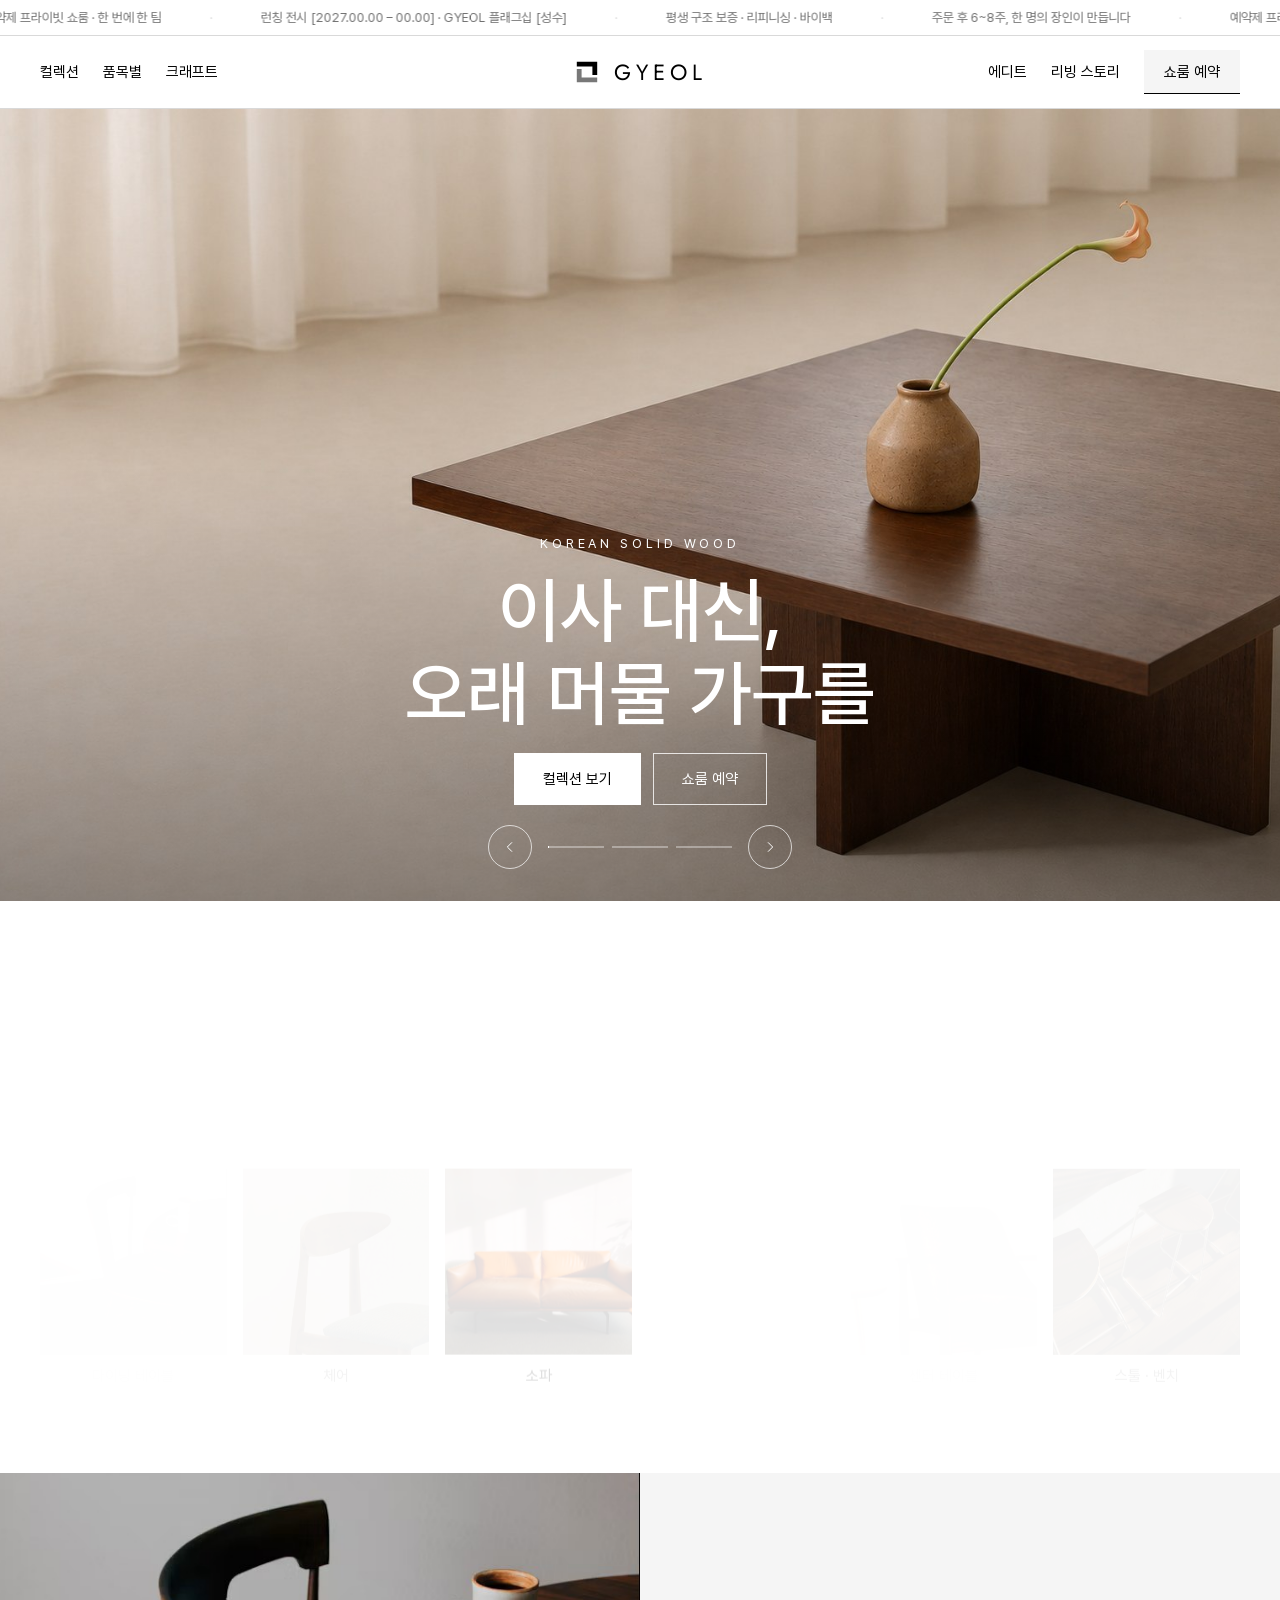
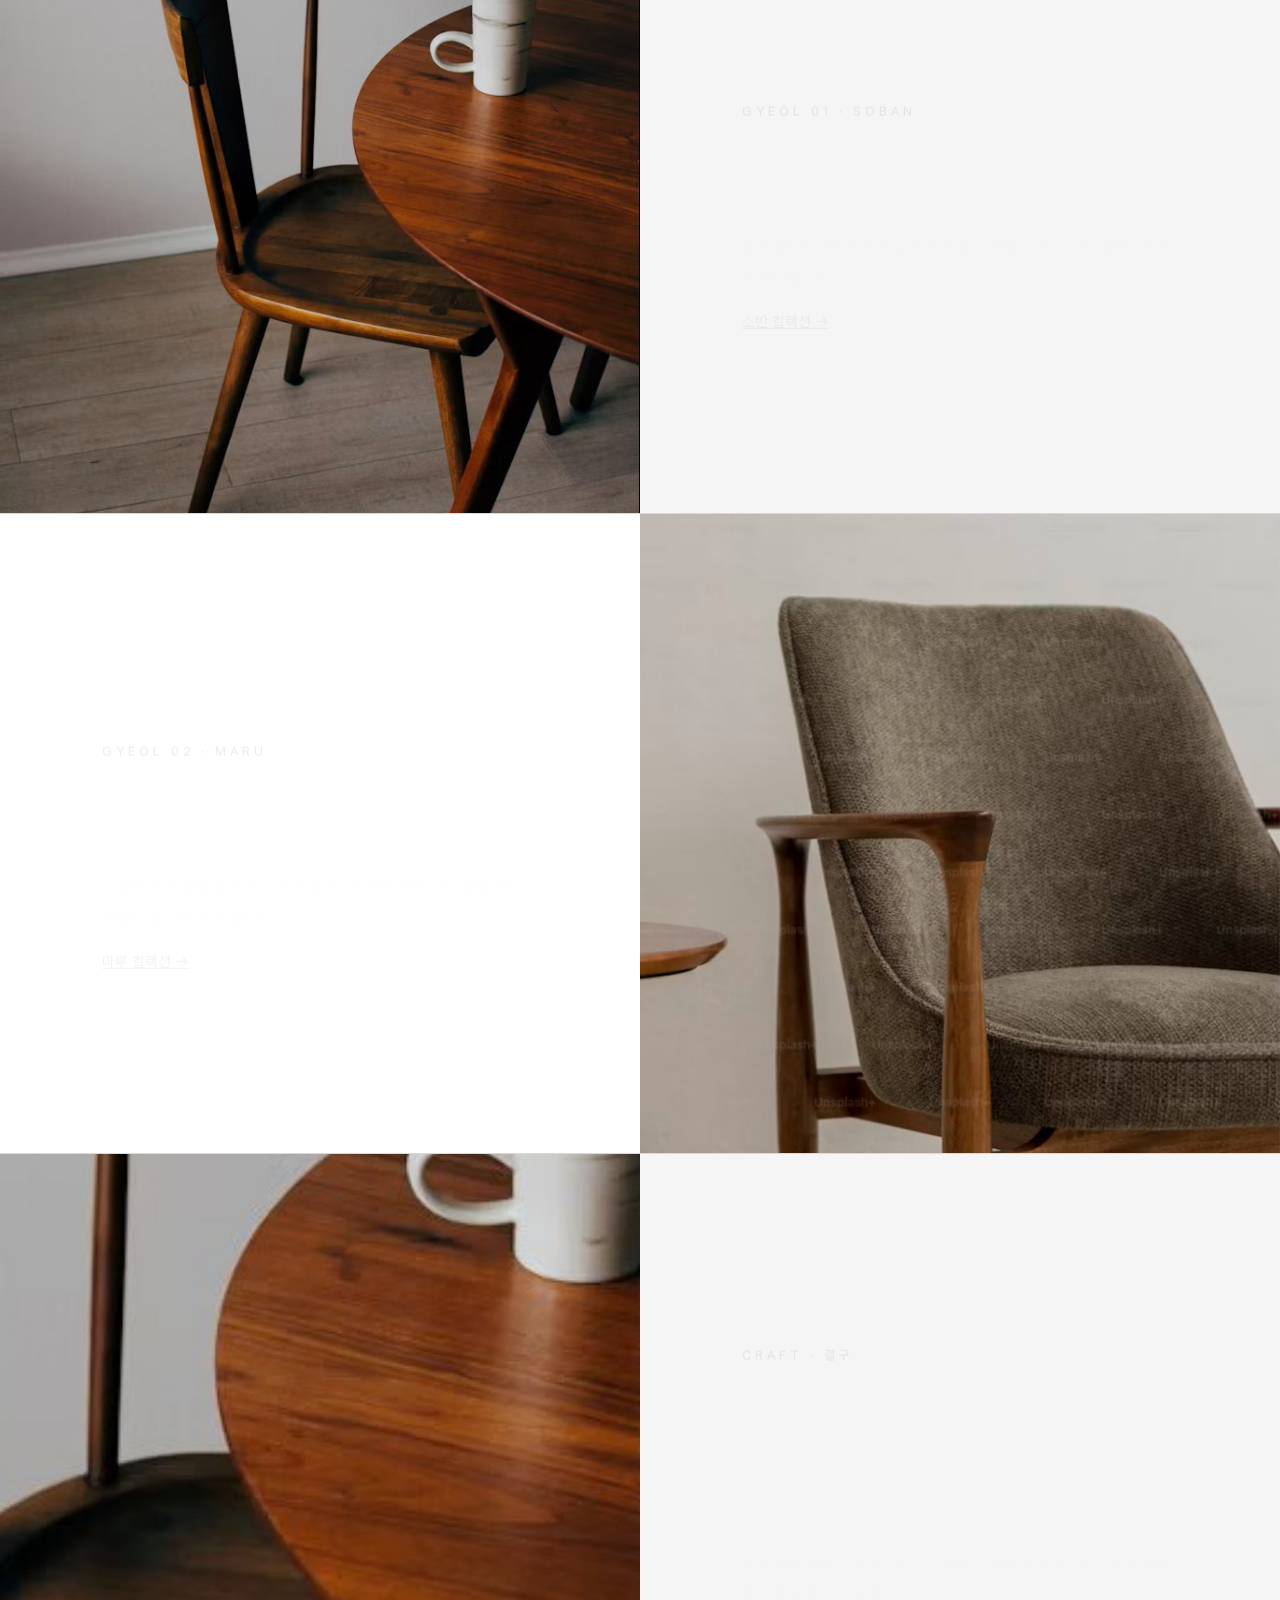
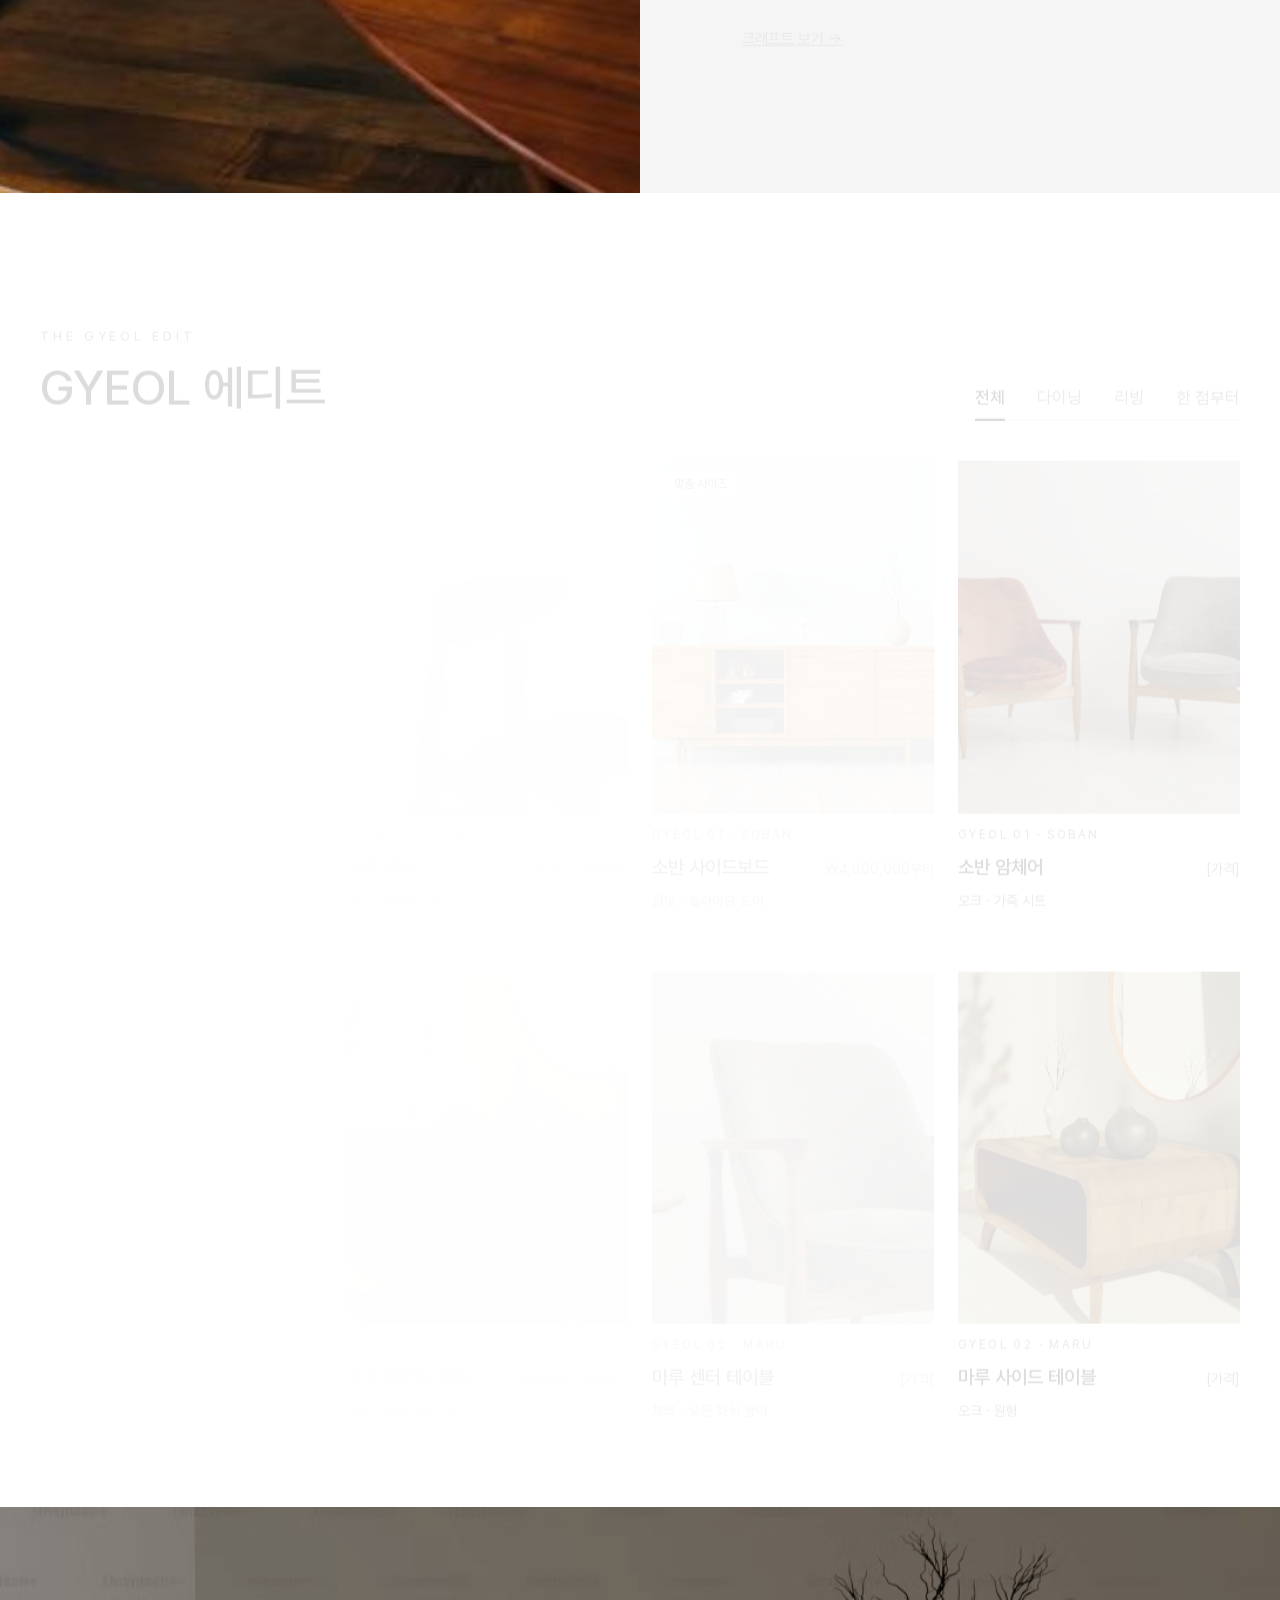
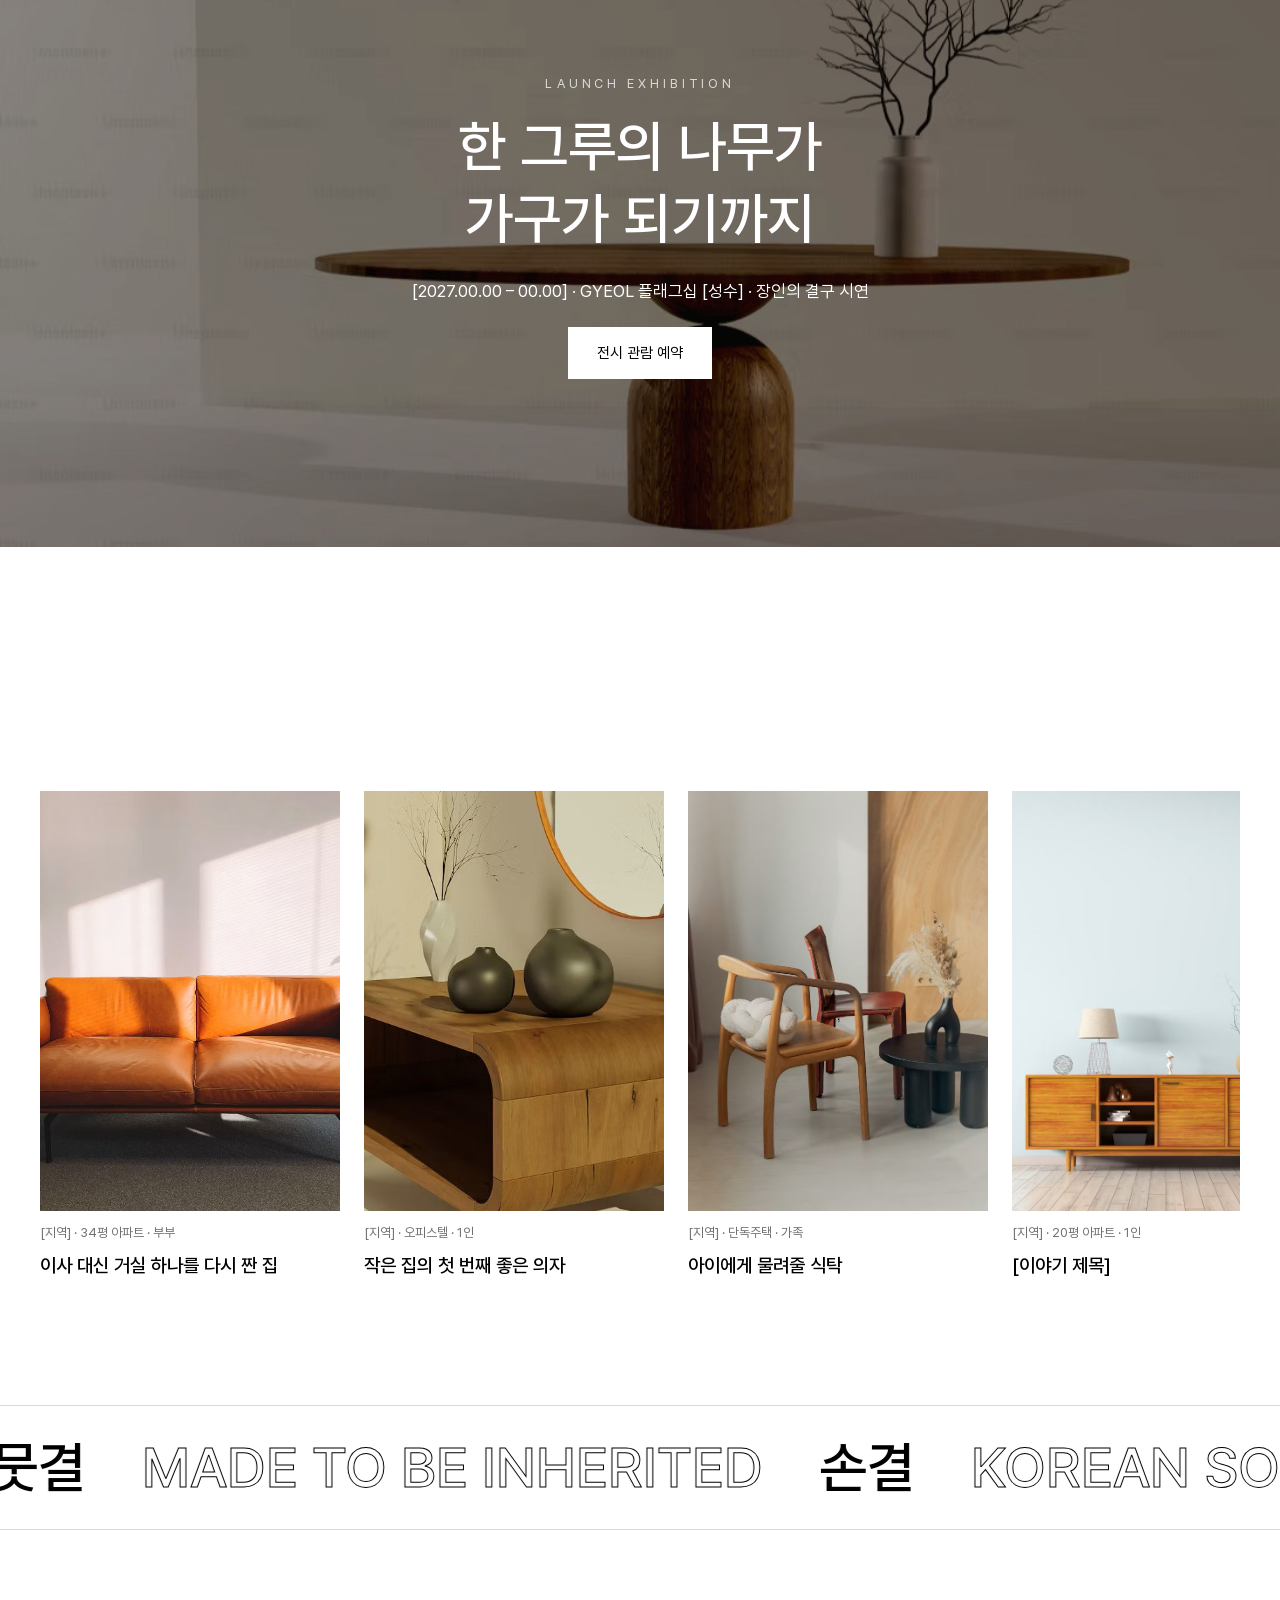
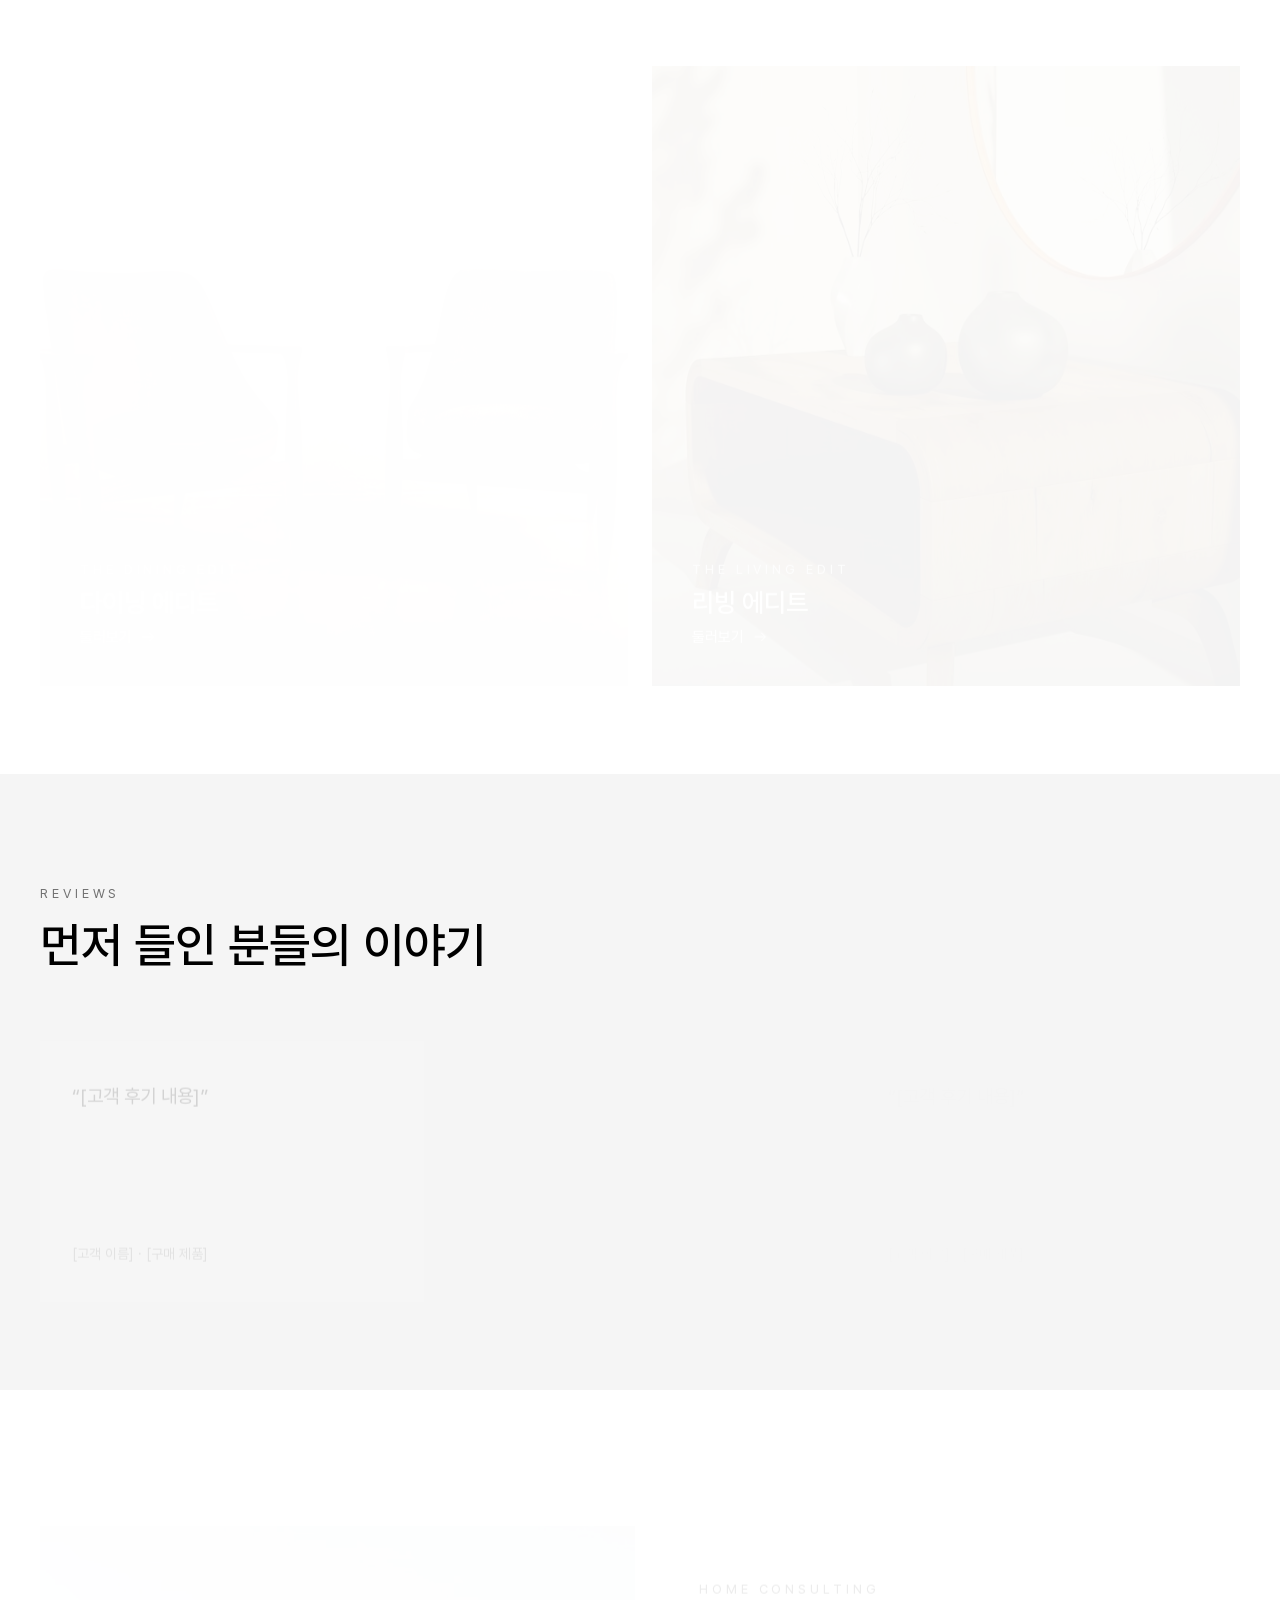
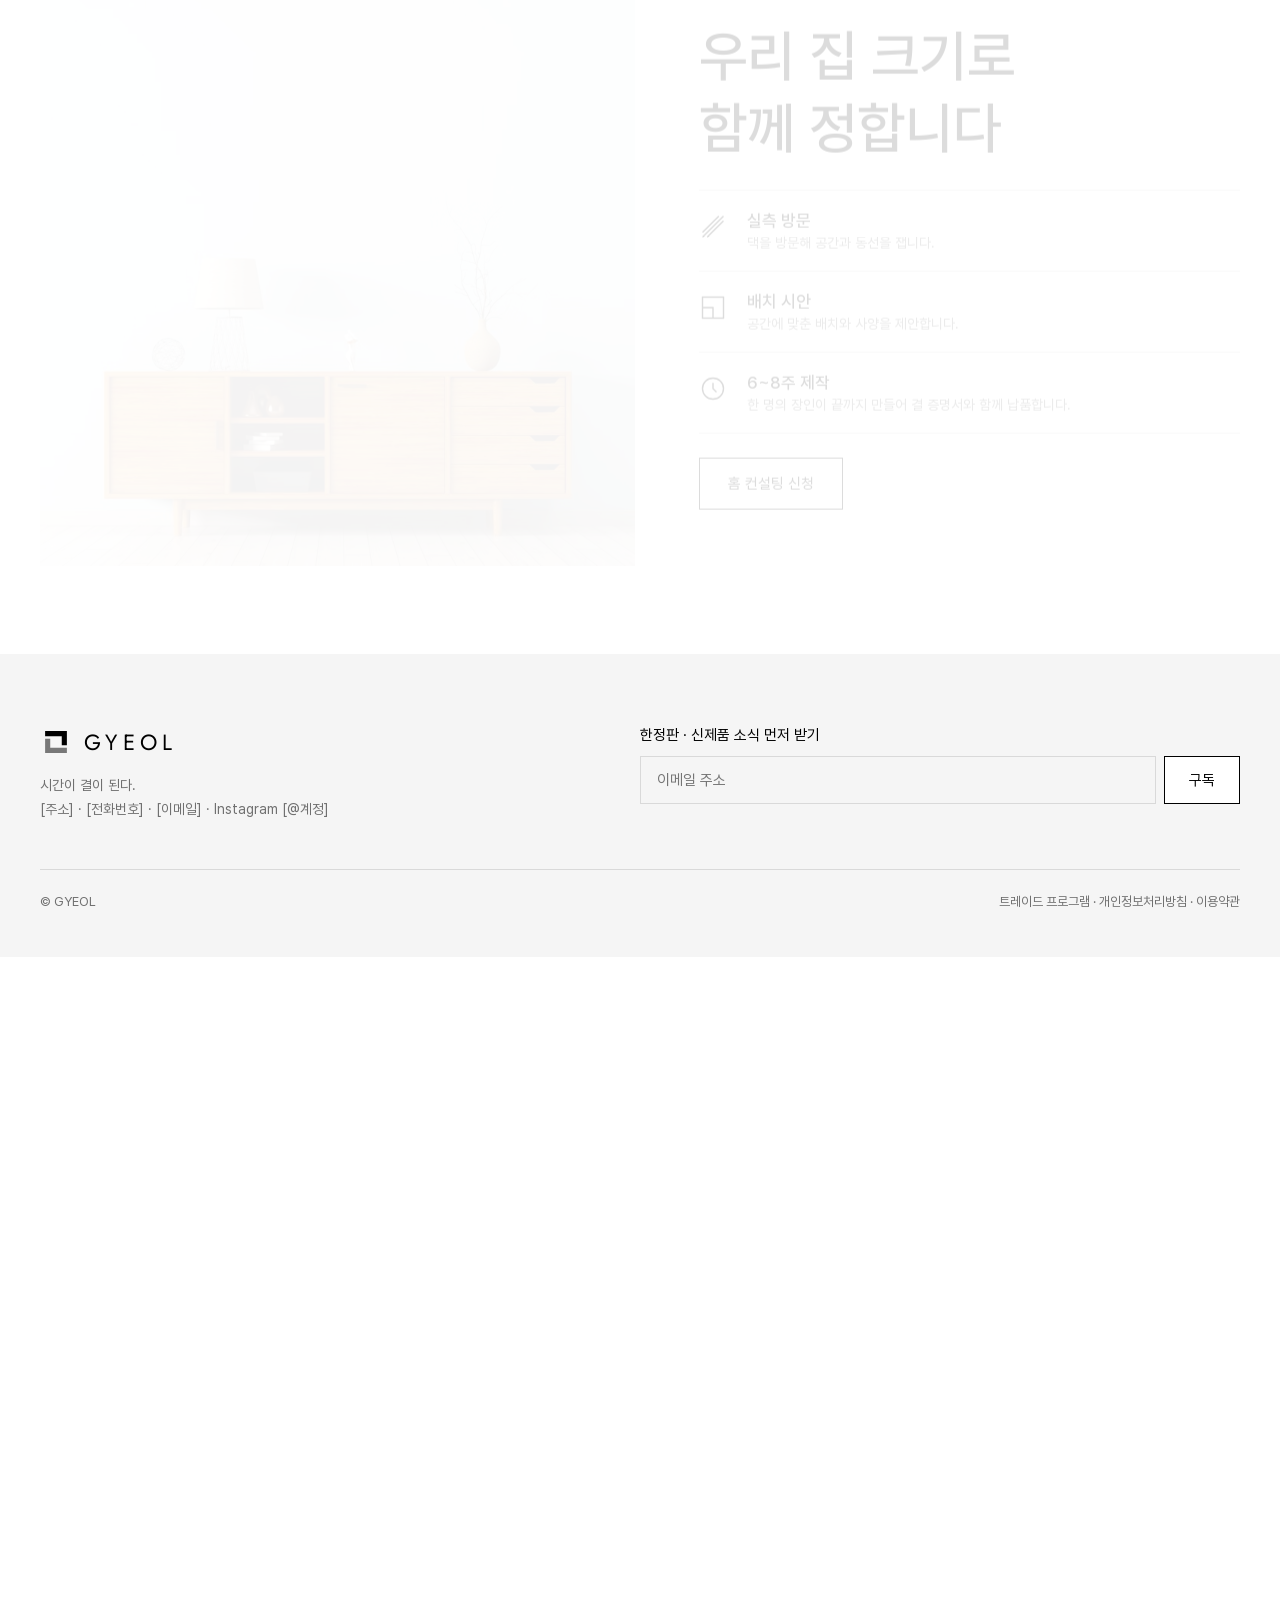
<file: index.html>
<!doctype html>
<html lang="ko">
<head>
<meta charset="utf-8">
<meta name="viewport" content="width=device-width, initial-scale=1">
<title>GYEOL — 한국 원목 가구</title>
<meta name="description" content="GYEOL(결)은 한 명의 장인이 6~8주 동안 끝까지 짜 맞추는 한국 원목 가구입니다. 소반의 비례와 대청마루의 시선을 담은 다이닝·리빙 가구, 평생 구조 보증과 예약제 프라이빗 쇼룸.">
<meta property="og:type" content="website">
<meta property="og:site_name" content="GYEOL">
<meta property="og:locale" content="ko_KR">
<meta property="og:title" content="GYEOL — 이사 대신, 오래 머물 가구를">
<meta property="og:description" content="한 명의 장인이 끝까지 짜 맞추는 한국 원목 가구. 소반·마루 컬렉션, 평생 구조 보증, 예약제 프라이빗 쇼룸.">
<meta property="og:url" content="https://hano-choi.github.io/gyeol-site/">
<meta property="og:image" content="https://hano-choi.github.io/gyeol-site/assets/img/hero.jpg">
<meta property="og:image:width" content="1672">
<meta property="og:image:height" content="941">
<meta property="og:image:alt" content="커튼이 드리운 빈 공간의 낮은 원목 테이블과 칼라 한 송이">
<meta name="twitter:card" content="summary_large_image">
<meta name="twitter:image" content="https://hano-choi.github.io/gyeol-site/assets/img/hero.jpg">
<link rel="icon" href="assets/icons/favicon.ico?v=2" sizes="48x48">
<link rel="icon" href="assets/icons/favicon.svg?v=2" type="image/svg+xml">
<link rel="apple-touch-icon" href="assets/icons/apple-touch-icon.png?v=2">
<meta http-equiv="refresh" content="0; url=index-wonder.html">
<link rel="canonical" href="https://hano-choi.github.io/gyeol-site/index-wonder.html">
</head>
<body>
<p><a href="index-wonder.html">GYEOL 홈으로 이동</a></p>
</body>
</html>
</file>
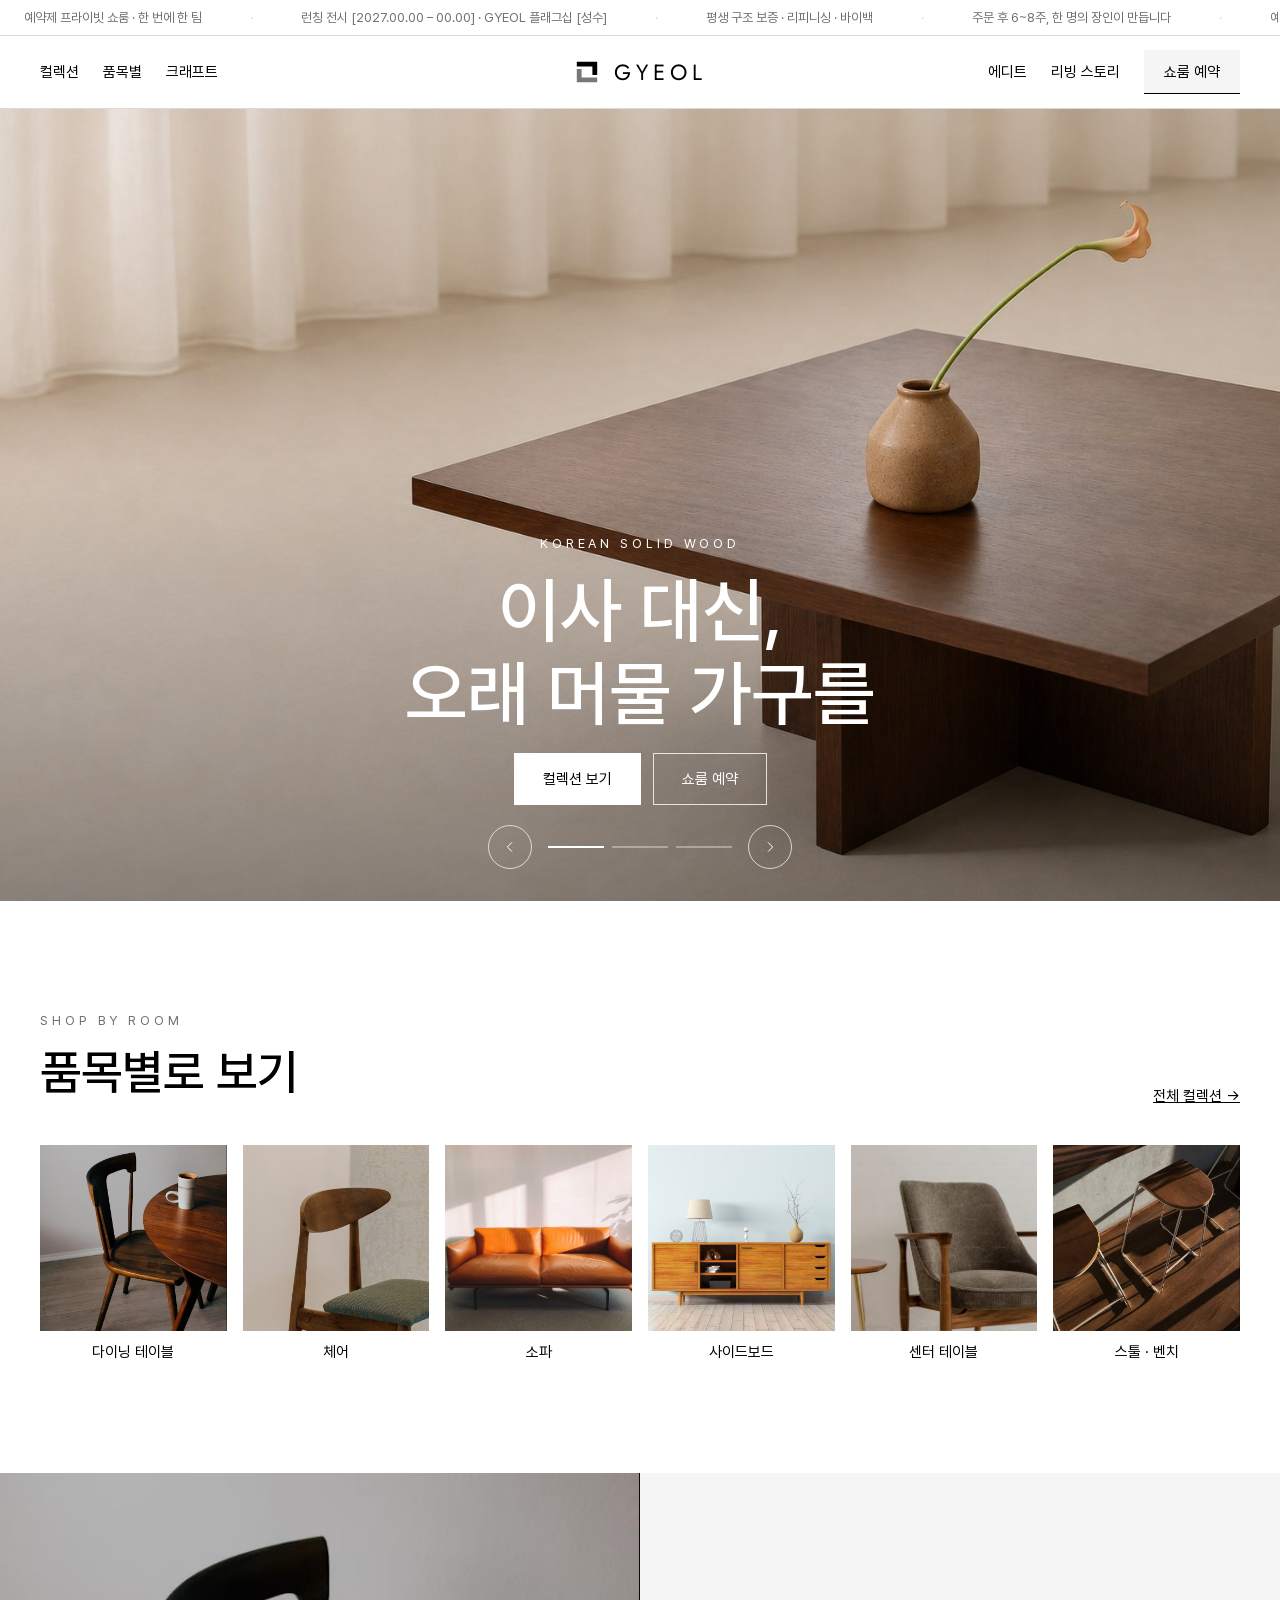
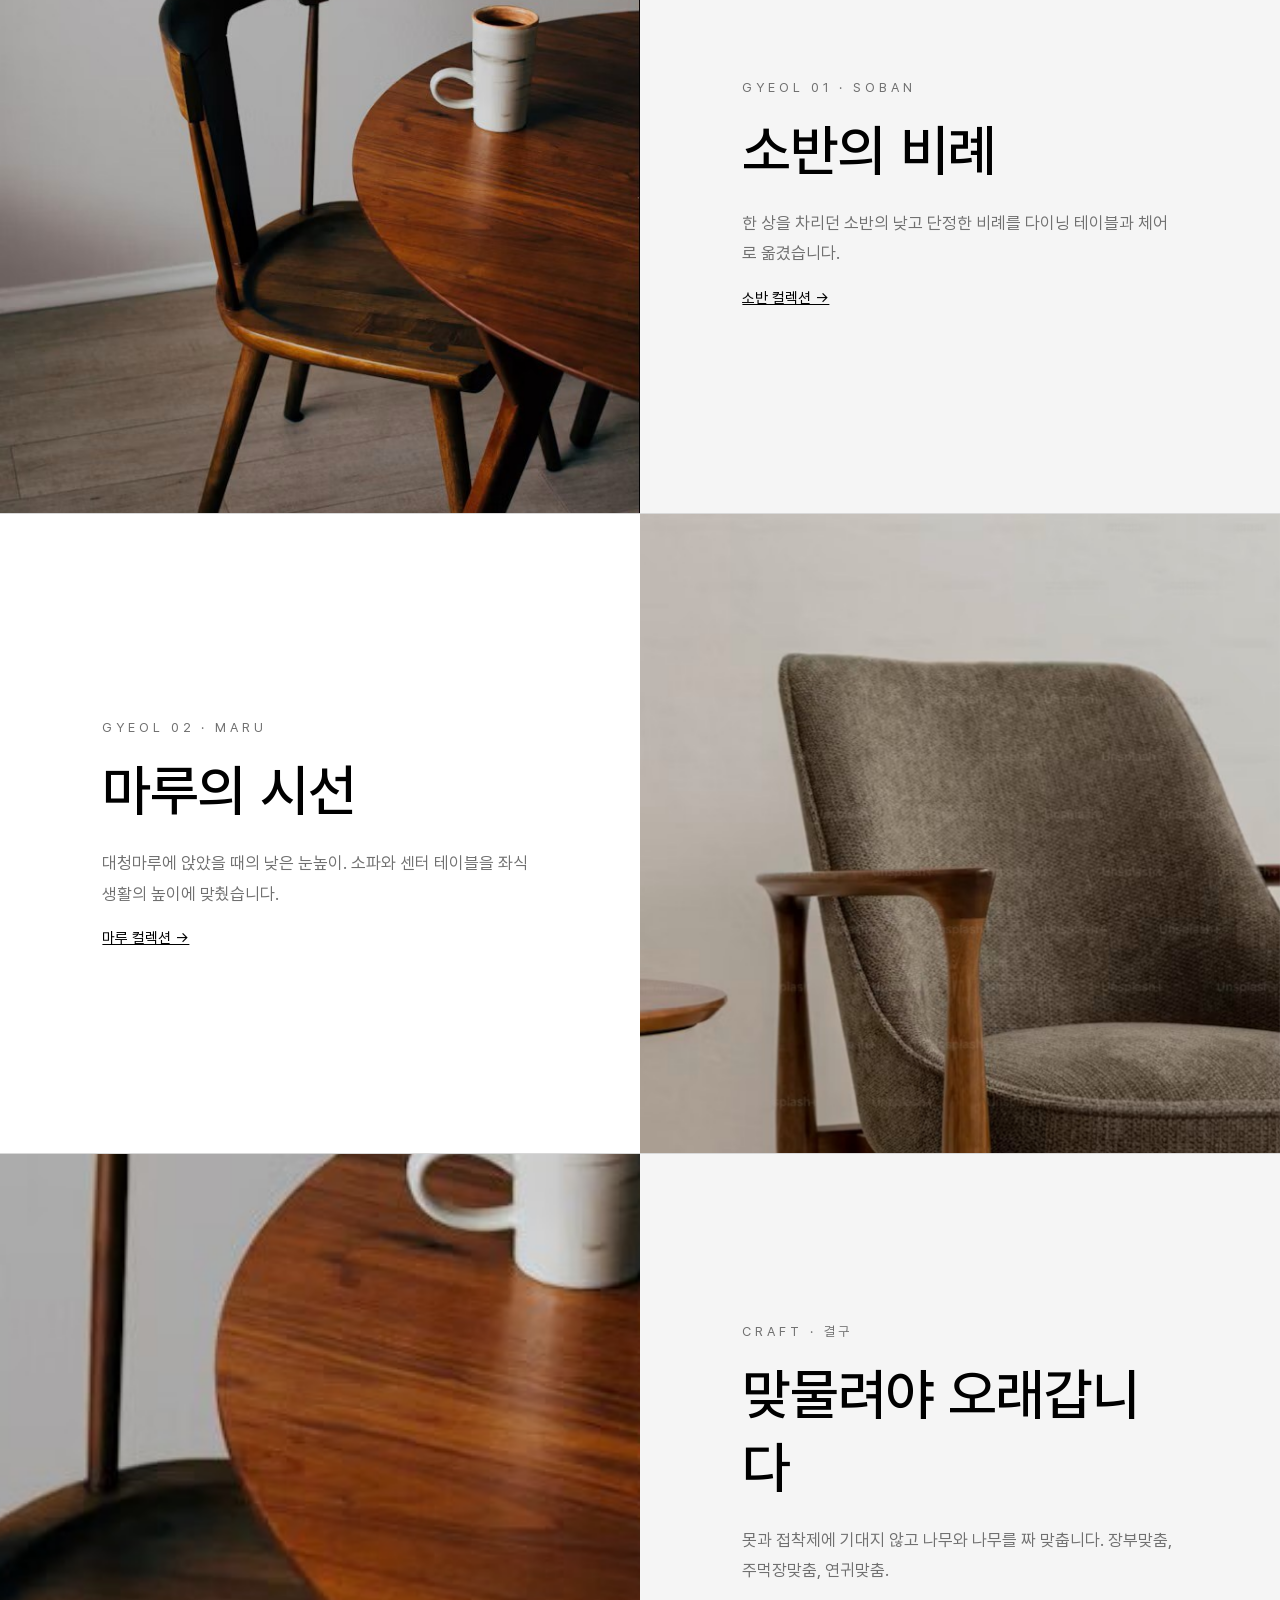
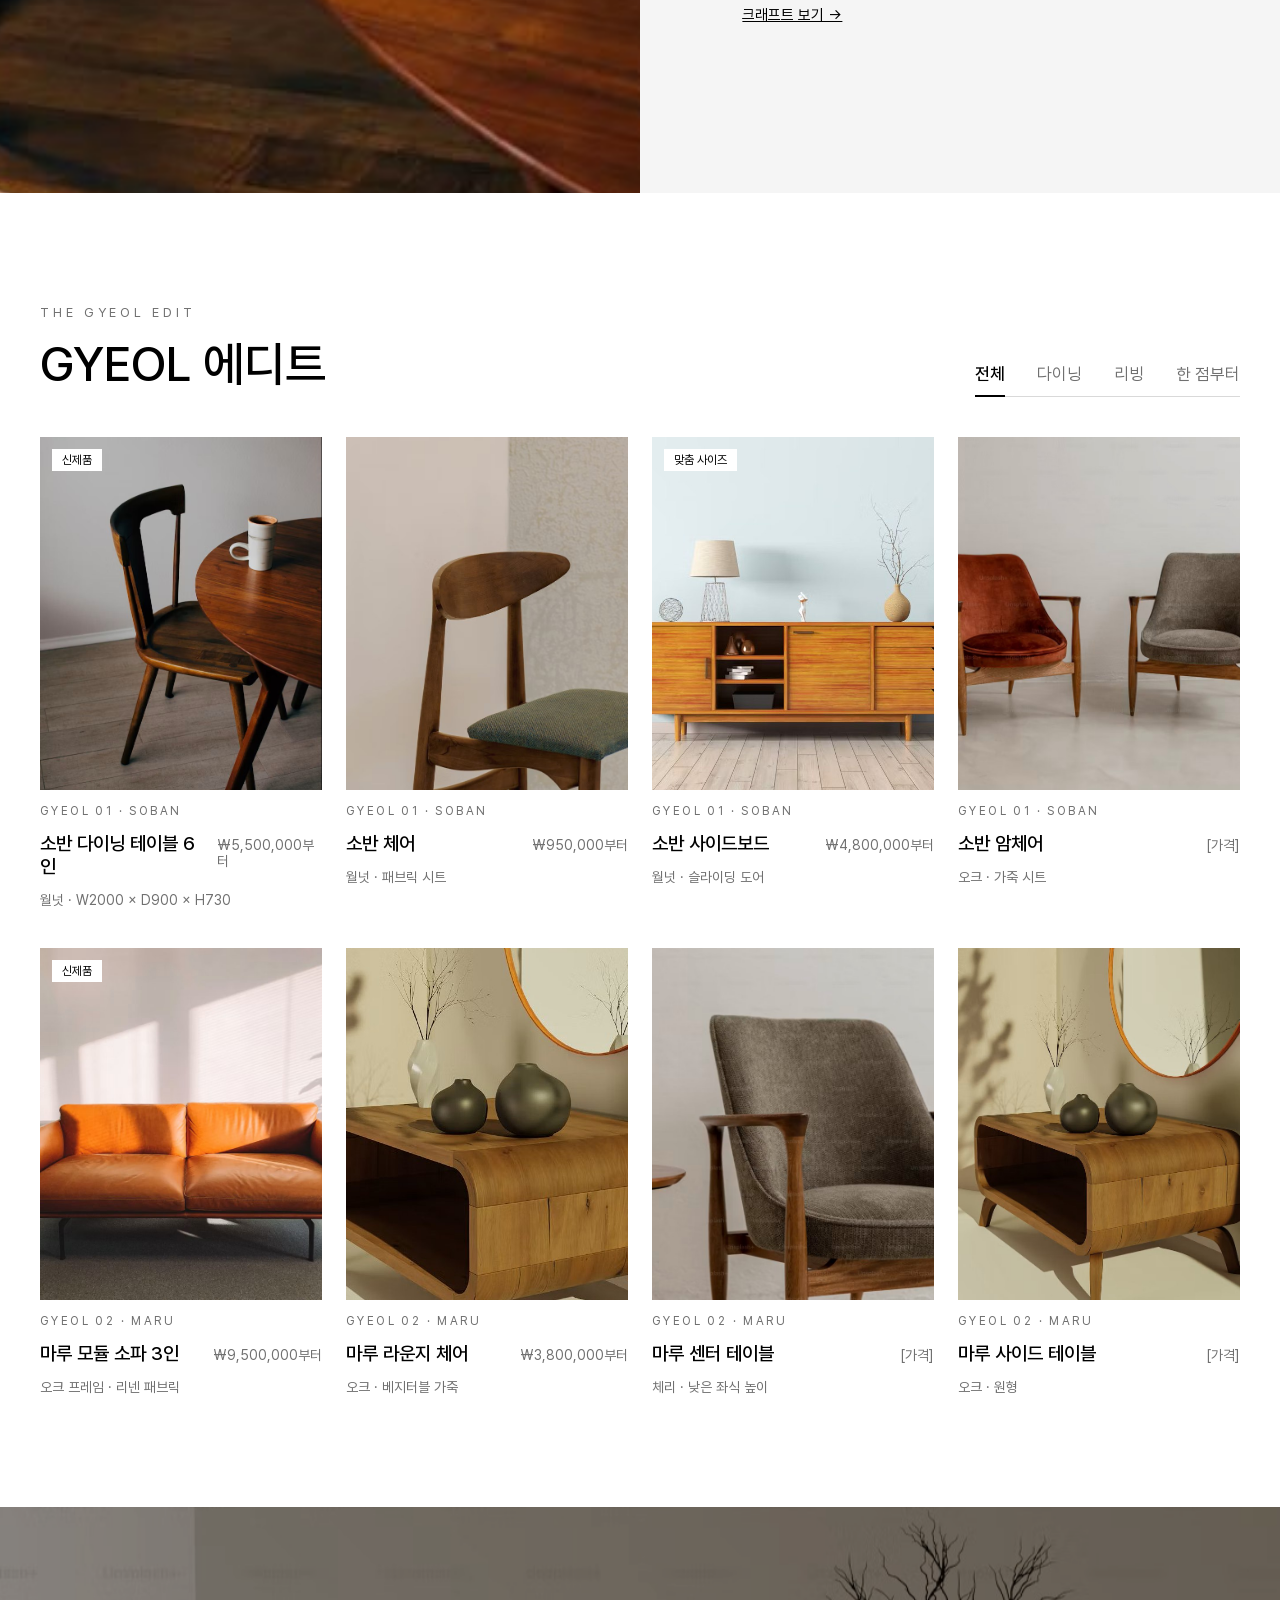
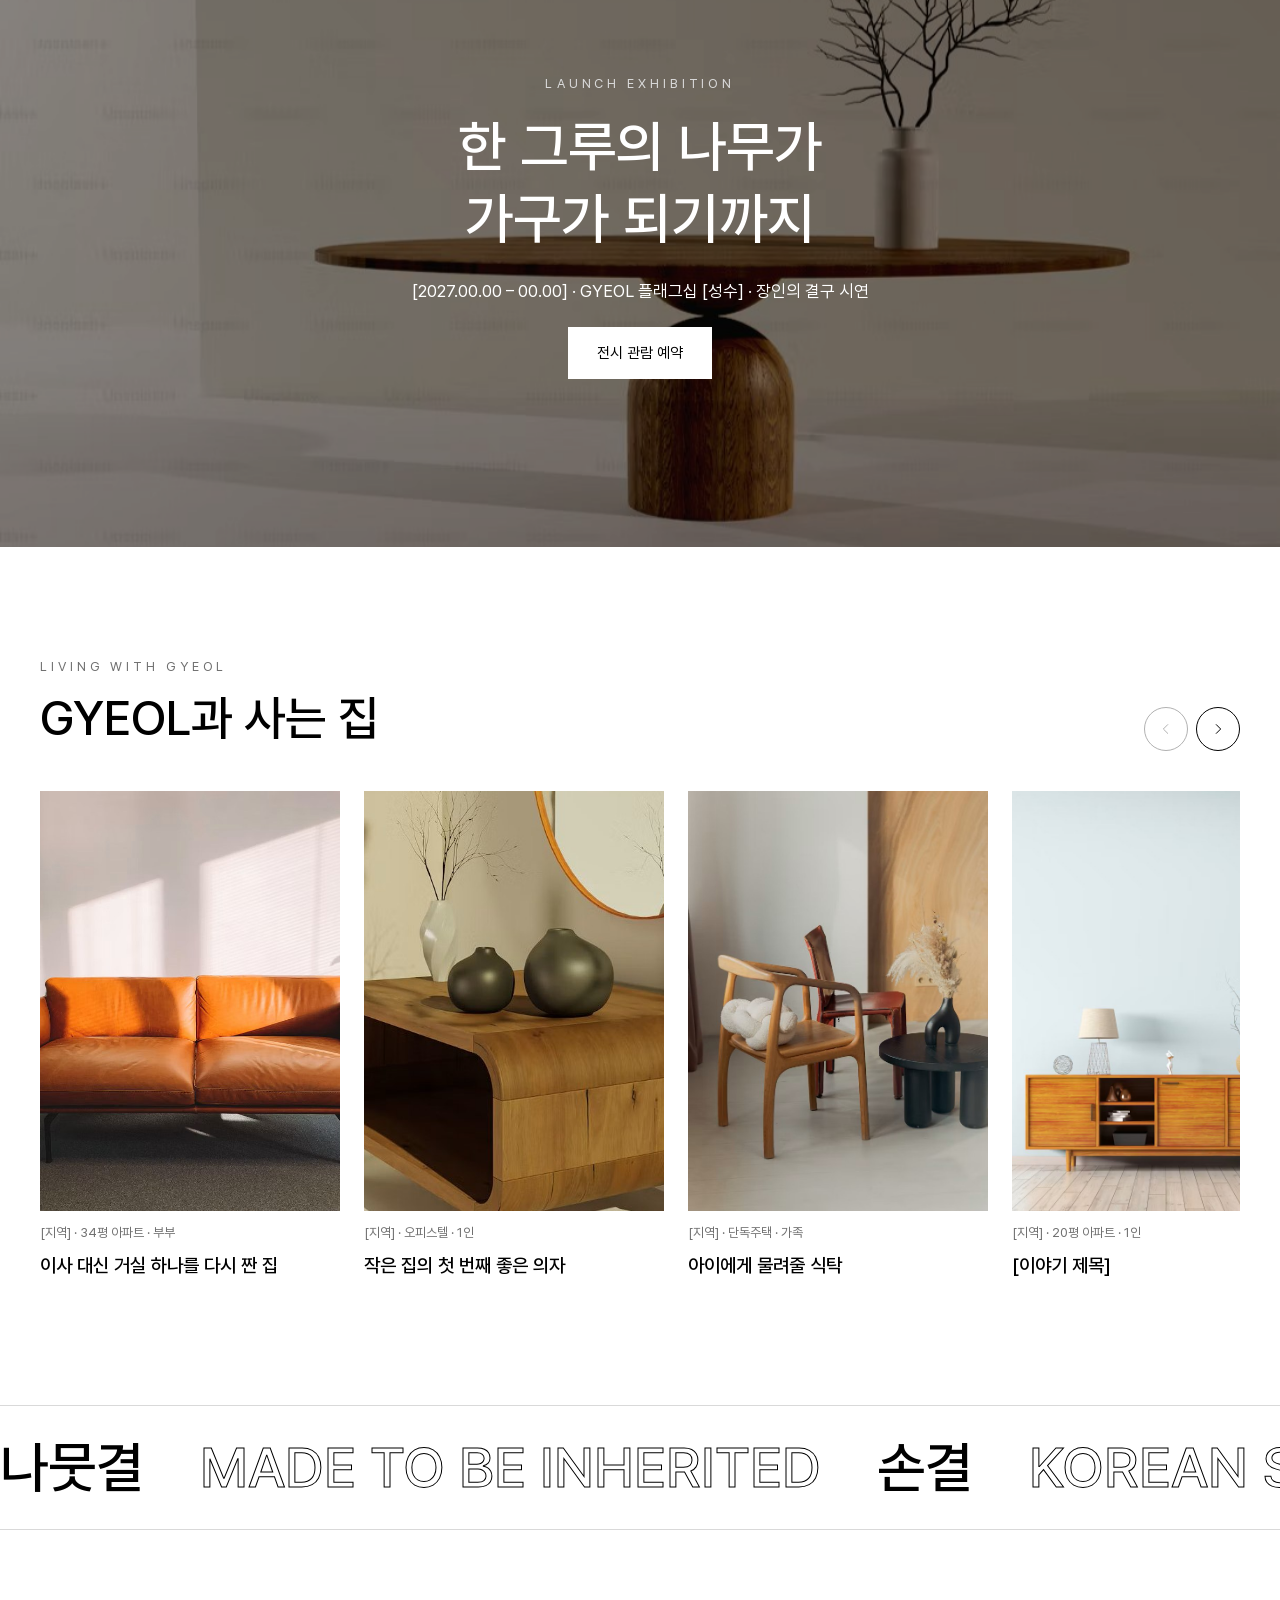
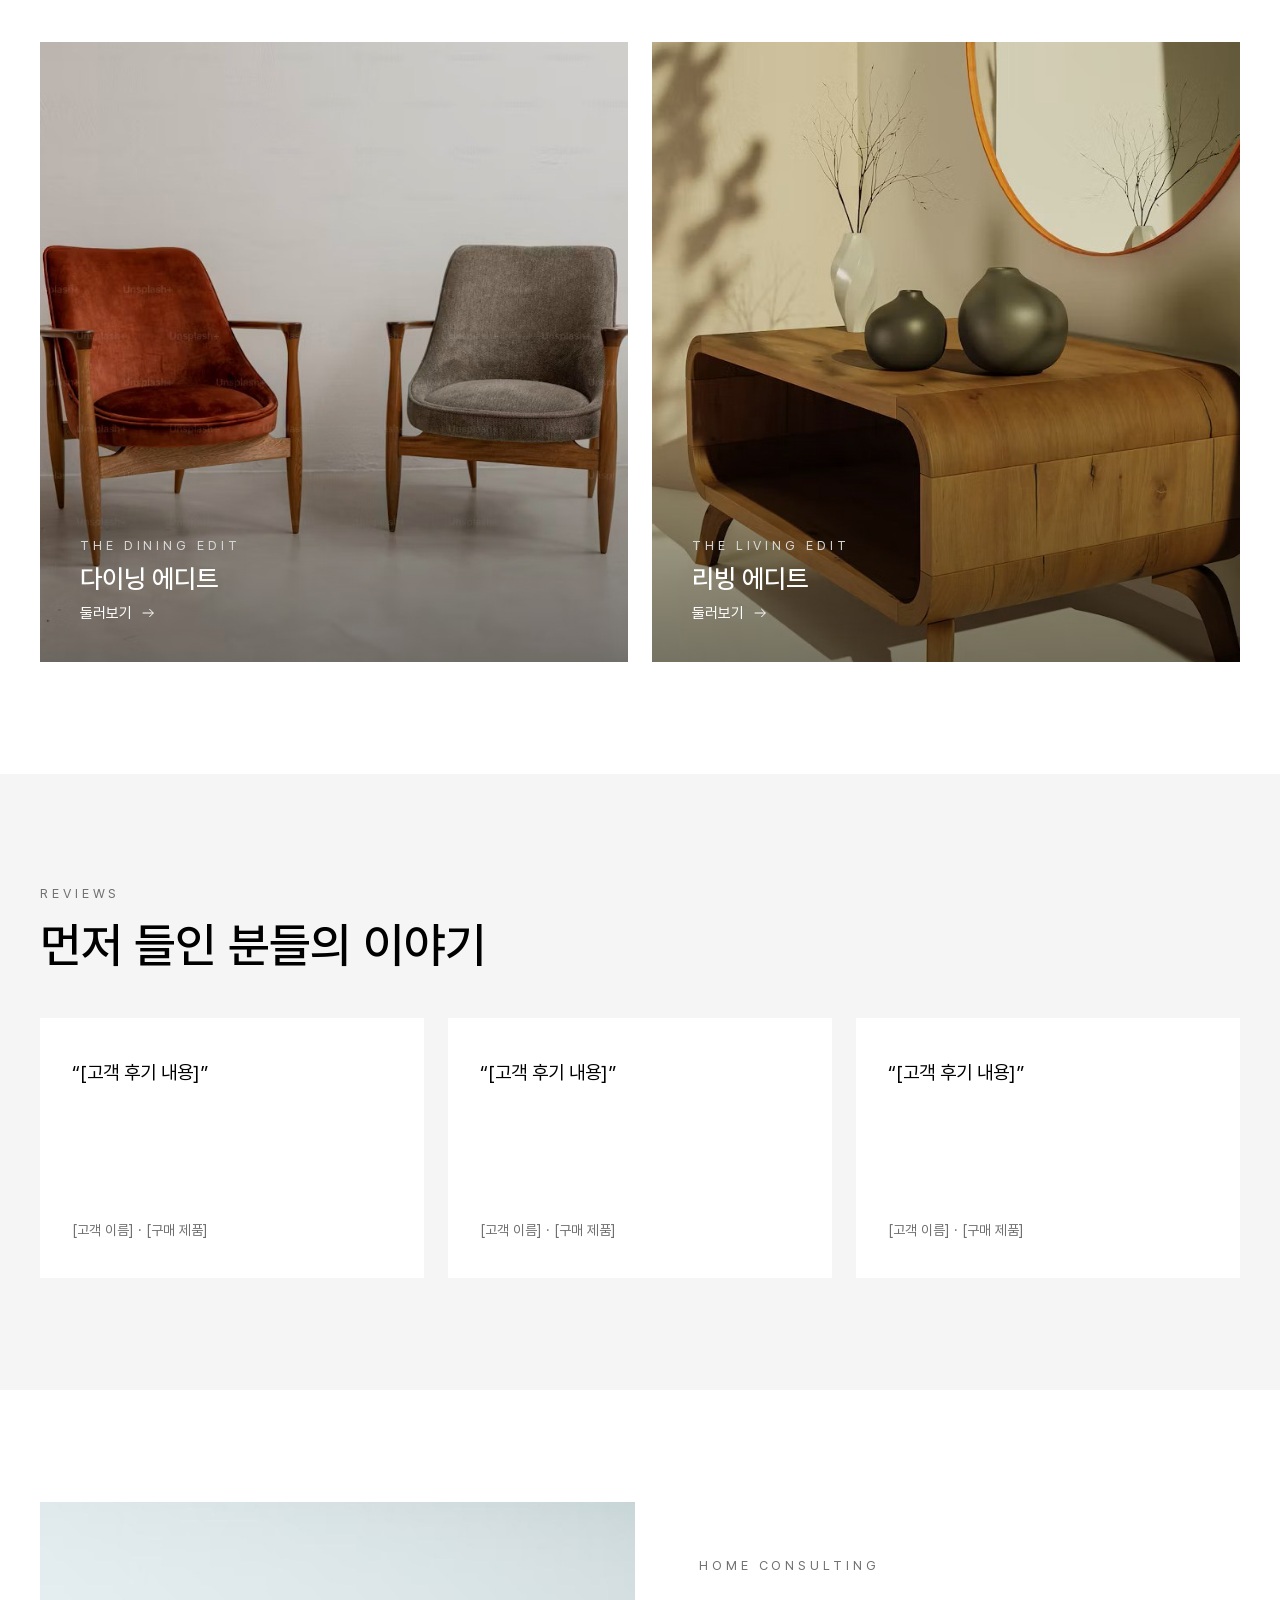
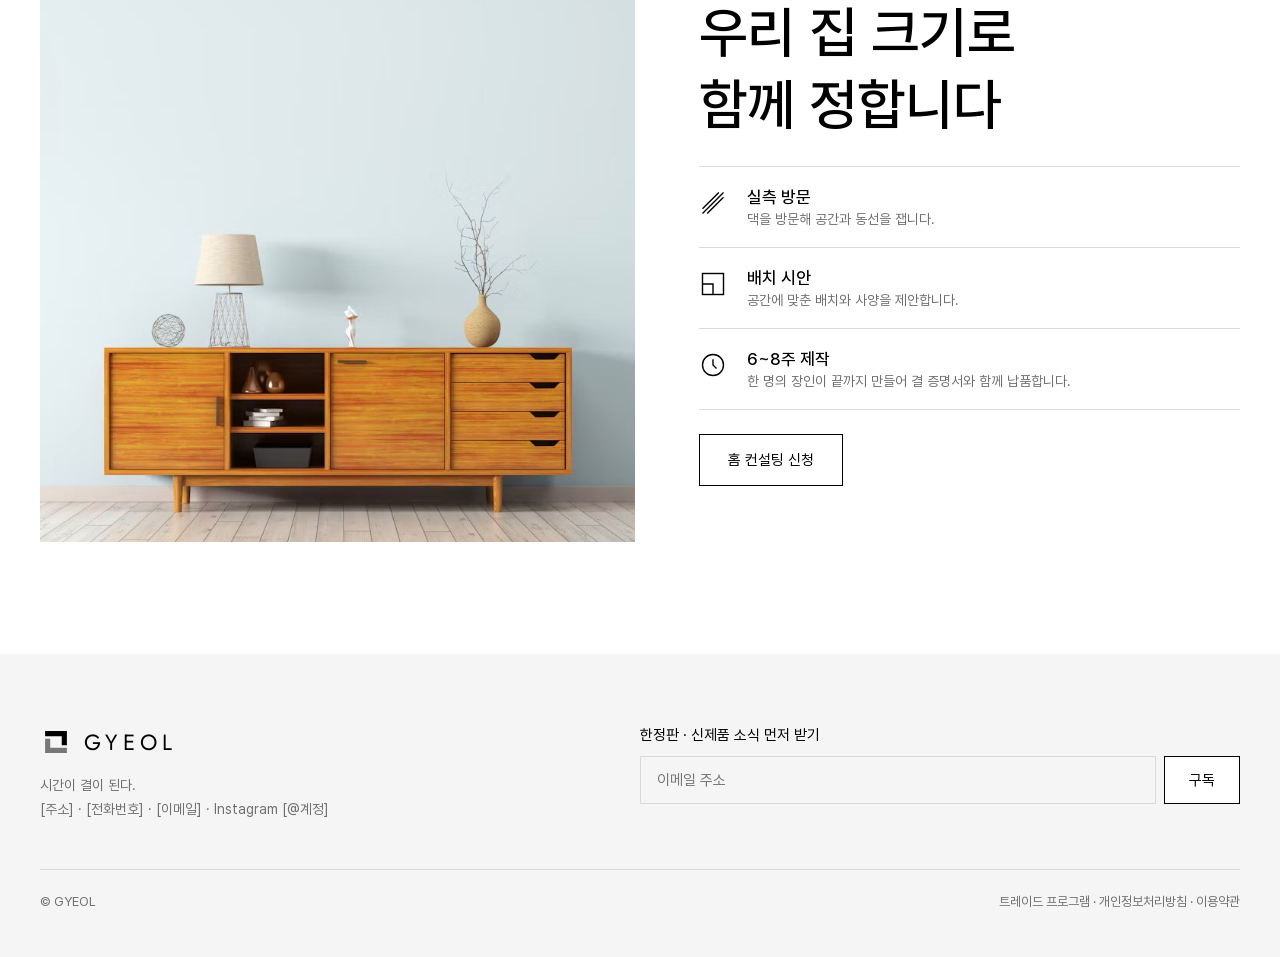
<file: index-wonder.html>
<!doctype html>
<html lang="ko">
<head>
<meta charset="utf-8">
<meta name="viewport" content="width=device-width, initial-scale=1">
<title>GYEOL — 한국 원목 가구</title>
<meta name="description" content="GYEOL(결)은 한 명의 장인이 6~8주 동안 끝까지 짜 맞추는 한국 원목 가구입니다. 소반의 비례와 대청마루의 시선을 담은 다이닝·리빙 가구, 평생 구조 보증과 예약제 프라이빗 쇼룸.">
<meta name="theme-color" content="#FFFFFF">
<link rel="icon" href="assets/icons/favicon.ico?v=2" sizes="48x48">
<link rel="icon" href="assets/icons/favicon.svg?v=2" type="image/svg+xml">
<link rel="apple-touch-icon" href="assets/icons/apple-touch-icon.png?v=2">
<link rel="manifest" href="site.webmanifest">
<link rel="canonical" href="https://hano-choi.github.io/gyeol-site/index-wonder.html">

<!-- Open Graph -->
<meta property="og:type" content="website">
<meta property="og:site_name" content="GYEOL">
<meta property="og:locale" content="ko_KR">
<meta property="og:title" content="GYEOL — 이사 대신, 오래 머물 가구를">
<meta property="og:description" content="한 명의 장인이 끝까지 짜 맞추는 한국 원목 가구. 소반·마루 컬렉션, 평생 구조 보증, 예약제 프라이빗 쇼룸.">
<meta property="og:url" content="https://hano-choi.github.io/gyeol-site/index-wonder.html">
<meta property="og:image" content="https://hano-choi.github.io/gyeol-site/assets/img/hero.jpg">
<meta property="og:image:width" content="1672">
<meta property="og:image:height" content="941">
<meta property="og:image:alt" content="커튼이 드리운 빈 공간의 낮은 원목 테이블과 칼라 한 송이">

<!-- Twitter / X -->
<meta name="twitter:card" content="summary_large_image">
<meta name="twitter:title" content="GYEOL — 이사 대신, 오래 머물 가구를">
<meta name="twitter:description" content="한 명의 장인이 끝까지 짜 맞추는 한국 원목 가구. 소반·마루 컬렉션, 평생 구조 보증, 예약제 프라이빗 쇼룸.">
<meta name="twitter:image" content="https://hano-choi.github.io/gyeol-site/assets/img/hero.jpg">
<link rel="preconnect" href="https://fonts.googleapis.com">
<link rel="stylesheet" href="https://fonts.googleapis.com/css2?family=Jost:wght@400;500&amp;display=swap">
<link rel="stylesheet" href="css/styles.css">
<link rel="stylesheet" href="css/motion.css">
<link rel="stylesheet" href="css/wonder.css">
</head>
<body>

<div class="notice" aria-label="공지">
  <div class="notice__track">
    <div class="notice__group"><span>예약제 프라이빗 쇼룸 · 한 번에 한 팀</span><span>런칭 전시 [2027.00.00 – 00.00] · GYEOL 플래그십 [성수]</span><span>평생 구조 보증 · 리피니싱 · 바이백</span><span>주문 후 6~8주, 한 명의 장인이 만듭니다</span></div>
    <div class="notice__group" aria-hidden="true"><span>예약제 프라이빗 쇼룸 · 한 번에 한 팀</span><span>런칭 전시 [2027.00.00 – 00.00] · GYEOL 플래그십 [성수]</span><span>평생 구조 보증 · 리피니싱 · 바이백</span><span>주문 후 6~8주, 한 명의 장인이 만듭니다</span></div>
  </div>
</div>

<header class="w-header">
  <div class="container">
    <nav class="site-nav" aria-label="주 메뉴">
      <a href="collection.html">컬렉션</a>
      <a href="#depts">품목별</a>
      <a href="craft.html">크래프트</a>
    </nav>
    <a class="brand" href="index-wonder.html" aria-label="GYEOL 홈">
      <svg width="30" height="30" viewBox="0 0 100 100" aria-hidden="true"><path d="M16 16 H84 V60 H68 V32 H16 Z" fill="#000"/><path d="M16 40 H32 V68 H84 V84 H16 Z" fill="#787878"/></svg>
      <span class="wordmark">GYEOL</span>
    </a>
    <nav class="site-nav site-nav--right" aria-label="보조 메뉴">
      <a href="#edit">에디트</a>
      <a href="#stories">리빙 스토리</a>
      <a class="btn btn-underline" href="showroom.html">쇼룸 예약</a>
    </nav>
  </div>
</header>

<main>
  <!-- 히어로 슬라이드쇼 -->
  <section class="w-hero" aria-roledescription="carousel" aria-label="메인 이미지">
    <div class="w-slide is-active" aria-roledescription="slide" aria-label="1 / 3">
      <img src="assets/img/hero.jpg" alt="커튼이 드리운 빈 공간의 낮은 원목 테이블과 칼라 한 송이" style="object-position: 70% center">
      <div class="w-slide__copy">
        <div class="w-slide__eyebrow">KOREAN SOLID WOOD</div>
        <h1 class="w-slide__title">이사 대신,<br>오래 머물 가구를</h1>
        <div class="w-slide__actions"><a class="btn btn-light" href="collection.html">컬렉션 보기</a><a class="btn btn-ghost-light" href="showroom.html">쇼룸 예약</a></div>
      </div>
    </div>
    <div class="w-slide" aria-roledescription="slide" aria-label="2 / 3">
      <img src="assets/img/sofa.jpg" alt="햇살이 드는 벽 앞의 가죽 소파" style="object-position: center 55%">
      <div class="w-slide__copy">
        <div class="w-slide__eyebrow">GYEOL 02 · MARU</div>
        <h2 class="w-slide__title">대청마루의 시선,<br>낮고 넓게</h2>
        <div class="w-slide__actions"><a class="btn btn-light" href="collection.html">마루 컬렉션</a></div>
      </div>
    </div>
    <div class="w-slide" aria-roledescription="slide" aria-label="3 / 3">
      <img src="assets/img/oval-table.jpg" alt="조각 같은 받침의 타원형 원목 다이닝 테이블" style="object-position: center 60%">
      <div class="w-slide__copy">
        <div class="w-slide__eyebrow">GYEOL 01 · SOBAN</div>
        <h2 class="w-slide__title">소반의 비례로<br>짠 식탁</h2>
        <div class="w-slide__actions"><a class="btn btn-light" href="collection.html">소반 컬렉션</a></div>
      </div>
    </div>
    <div class="w-hero__nav">
      <button type="button" class="w-hero__arrow" data-dir="prev" aria-label="이전 이미지"><svg width="16" height="16" viewBox="0 0 24 24" fill="none" stroke="currentColor" stroke-width="1.5" aria-hidden="true"><path d="M15 5 L8 12 L15 19"/></svg></button>
      <div class="w-hero__bars">
        <button type="button" class="w-hero__bar" aria-label="1번 이미지" aria-current="true"></button>
        <button type="button" class="w-hero__bar" aria-label="2번 이미지" aria-current="false"></button>
        <button type="button" class="w-hero__bar" aria-label="3번 이미지" aria-current="false"></button>
      </div>
      <button type="button" class="w-hero__arrow" data-dir="next" aria-label="다음 이미지"><svg width="16" height="16" viewBox="0 0 24 24" fill="none" stroke="currentColor" stroke-width="1.5" aria-hidden="true"><path d="M9 5 L16 12 L9 19"/></svg></button>
    </div>
  </section>

  <!-- 품목별 -->
  <section id="depts" class="container section stack" style="gap: 40px">
    <div class="row-between">
      <div class="stack" style="gap: 12px"><div class="eyebrow">SHOP BY ROOM</div><h2 class="h2-sm">품목별로 보기</h2></div>
      <a class="text-link" href="collection.html">전체 컬렉션 →</a>
    </div>
    <div class="w-depts">
      <a class="w-dept card" href="collection.html"><div class="media"><img src="assets/img/dining.jpg" alt="원목 원형 테이블과 다이닝 체어"></div>다이닝 테이블</a>
      <a class="w-dept card" href="collection.html"><div class="media"><img src="assets/img/chair.jpg" alt="초록 패브릭 시트의 원목 체어" style="object-position: center 70%"></div>체어</a>
      <a class="w-dept card" href="collection.html"><div class="media"><img src="assets/img/sofa.jpg" alt="햇살이 드는 벽 앞의 가죽 소파"></div>소파</a>
      <a class="w-dept card" href="collection.html"><div class="media"><img src="assets/img/sideboard.jpg" alt="흰 공간의 원목 사이드보드"></div>사이드보드</a>
      <a class="w-dept card" href="collection.html"><div class="media"><img src="assets/img/coffee-table.jpg" alt="원목 프레임 라운지 체어와 원형 사이드 테이블"></div>센터 테이블</a>
      <a class="w-dept card" href="collection.html"><div class="media"><img src="assets/img/stools.jpg" alt="햇빛 아래 원목 상판 스툴"></div>스툴 · 벤치</a>
    </div>
  </section>

  <!-- 좌우 교차 띠 -->
  <section aria-label="컬렉션 이야기">
    <div class="w-band">
      <div class="w-band__media"><img data-parallax="16" src="assets/img/dining.jpg" alt="원목 원형 테이블과 다이닝 체어"></div>
      <div class="w-band__copy bg-surface">
        <div class="eyebrow">GYEOL 01 · SOBAN</div>
        <h2 class="h2">소반의 비례</h2>
        <p class="body">한 상을 차리던 소반의 낮고 단정한 비례를 다이닝 테이블과 체어로 옮겼습니다.</p>
        <a class="text-link" href="collection.html" style="align-self: flex-start">소반 컬렉션 →</a>
      </div>
    </div>
    <div class="w-band w-band--flip">
      <div class="w-band__media"><img data-parallax="16" src="assets/img/coffee-table.jpg" alt="원목 프레임 라운지 체어와 원형 사이드 테이블"></div>
      <div class="w-band__copy">
        <div class="eyebrow">GYEOL 02 · MARU</div>
        <h2 class="h2">마루의 시선</h2>
        <p class="body">대청마루에 앉았을 때의 낮은 눈높이. 소파와 센터 테이블을 좌식 생활의 높이에 맞췄습니다.</p>
        <a class="text-link" href="collection.html" style="align-self: flex-start">마루 컬렉션 →</a>
      </div>
    </div>
    <div class="w-band">
      <div class="w-band__media"><img data-parallax="16" src="assets/img/table-grain.jpg" alt="원목 원형 테이블 상판의 나뭇결"></div>
      <div class="w-band__copy bg-surface">
        <div class="eyebrow">CRAFT · 결구</div>
        <h2 class="h2">맞물려야 오래갑니다</h2>
        <p class="body">못과 접착제에 기대지 않고 나무와 나무를 짜 맞춥니다. 장부맞춤, 주먹장맞춤, 연귀맞춤.</p>
        <a class="text-link" href="craft.html" style="align-self: flex-start">크래프트 보기 →</a>
      </div>
    </div>
  </section>

  <!-- 탭 제품 그리드 -->
  <section id="edit" class="container section stack" style="gap: 40px">
    <div class="row-between">
      <div class="stack" style="gap: 12px"><div class="eyebrow">THE GYEOL EDIT</div><h2 class="h2-sm">GYEOL 에디트</h2></div>
      <div class="w-tabs" role="tablist" aria-label="제품 분류">
        <button type="button" role="tab" class="w-tab" data-filter="all" aria-selected="true">전체</button>
        <button type="button" role="tab" class="w-tab" data-filter="dining" aria-selected="false">다이닝</button>
        <button type="button" role="tab" class="w-tab" data-filter="living" aria-selected="false">리빙</button>
        <button type="button" role="tab" class="w-tab" data-filter="first" aria-selected="false">한 점부터</button>
      </div>
    </div>
    <div class="w-products">
      <a class="w-product card" href="showroom.html" data-tags="dining"><div class="media"><span class="w-badge">신제품</span><img src="assets/img/dining.jpg" alt="원목 원형 테이블과 다이닝 체어"><img class="alt" src="assets/img/oval-table.jpg" alt=""></div><div class="line">GYEOL 01 · SOBAN</div><div class="title-row"><div class="h4">소반 다이닝 테이블 6인</div><div class="meta">₩5,500,000부터</div></div><div class="meta">월넛 · W2000 × D900 × H730</div></a>
      <a class="w-product card" href="showroom.html" data-tags="dining first"><div class="media"><img src="assets/img/chair.jpg" alt="초록 패브릭 시트의 원목 체어" style="object-position: center 70%"><img class="alt" src="assets/img/bentwood.jpg" alt=""></div><div class="line">GYEOL 01 · SOBAN</div><div class="title-row"><div class="h4">소반 체어</div><div class="meta">₩950,000부터</div></div><div class="meta">월넛 · 패브릭 시트</div></a>
      <a class="w-product card" href="showroom.html" data-tags="dining"><div class="media"><span class="w-badge">맞춤 사이즈</span><img src="assets/img/sideboard.jpg" alt="흰 공간의 원목 사이드보드"><img class="alt" src="assets/img/sideboard-room.jpg" alt=""></div><div class="line">GYEOL 01 · SOBAN</div><div class="title-row"><div class="h4">소반 사이드보드</div><div class="meta">₩4,800,000부터</div></div><div class="meta">월넛 · 슬라이딩 도어</div></a>
      <a class="w-product card" href="showroom.html" data-tags="dining"><div class="media"><img src="assets/img/armchairs.jpg" alt="나란히 놓인 원목 암체어 두 점"><img class="alt" src="assets/img/chair.jpg" alt=""></div><div class="line">GYEOL 01 · SOBAN</div><div class="title-row"><div class="h4">소반 암체어</div><div class="meta">[가격]</div></div><div class="meta">오크 · 가죽 시트</div></a>
      <a class="w-product card" href="showroom.html" data-tags="living"><div class="media"><span class="w-badge">신제품</span><img src="assets/img/sofa.jpg" alt="햇살이 드는 벽 앞의 가죽 소파"><img class="alt" src="assets/img/coffee-table.jpg" alt=""></div><div class="line">GYEOL 02 · MARU</div><div class="title-row"><div class="h4">마루 모듈 소파 3인</div><div class="meta">₩9,500,000부터</div></div><div class="meta">오크 프레임 · 리넨 패브릭</div></a>
      <a class="w-product card" href="showroom.html" data-tags="living first"><div class="media"><img src="assets/img/console-top.jpg" alt="원목 콘솔 위의 화병과 둥근 거울"><img class="alt" src="assets/img/console.jpg" alt=""></div><div class="line">GYEOL 02 · MARU</div><div class="title-row"><div class="h4">마루 라운지 체어</div><div class="meta">₩3,800,000부터</div></div><div class="meta">오크 · 베지터블 가죽</div></a>
      <a class="w-product card" href="showroom.html" data-tags="living"><div class="media"><img src="assets/img/coffee-table.jpg" alt="원목 프레임 라운지 체어와 원형 사이드 테이블"><img class="alt" src="assets/img/table-grain.jpg" alt=""></div><div class="line">GYEOL 02 · MARU</div><div class="title-row"><div class="h4">마루 센터 테이블</div><div class="meta">[가격]</div></div><div class="meta">체리 · 낮은 좌식 높이</div></a>
      <a class="w-product card" href="showroom.html" data-tags="living first"><div class="media"><img src="assets/img/console.jpg" alt="곡선 원목 콘솔과 도자 화병"><img class="alt" src="assets/img/stools.jpg" alt=""></div><div class="line">GYEOL 02 · MARU</div><div class="title-row"><div class="h4">마루 사이드 테이블</div><div class="meta">[가격]</div></div><div class="meta">오크 · 원형</div></a>
    </div>
  </section>

  <!-- 풀폭 배너 -->
  <section class="w-banner">
    <img data-parallax="20" src="assets/img/oval-table.jpg" alt="" style="object-position: center 60%">
    <div class="w-banner__copy">
      <div class="eyebrow" style="color: var(--line)">LAUNCH EXHIBITION</div>
      <h2 class="h2">한 그루의 나무가<br>가구가 되기까지</h2>
      <p style="font-size: 17px; line-height: 1.8">[2027.00.00 – 00.00] · GYEOL 플래그십 [성수] · 장인의 결구 시연</p>
      <a class="btn btn-light" href="showroom.html">전시 관람 예약</a>
    </div>
  </section>

  <!-- 가로 스크롤 리빙 스토리 -->
  <section id="stories" class="container section stack" style="gap: 40px" data-scroller>
    <div class="row-between">
      <div class="stack" style="gap: 12px"><div class="eyebrow">LIVING WITH GYEOL</div><h2 class="h2-sm">GYEOL과 사는 집</h2></div>
      <div class="w-scroll-btns">
        <button type="button" class="w-scroll-btn" data-dir="prev" aria-label="이전 이야기"><svg width="16" height="16" viewBox="0 0 24 24" fill="none" stroke="currentColor" stroke-width="1.5" aria-hidden="true"><path d="M15 5 L8 12 L15 19"/></svg></button>
        <button type="button" class="w-scroll-btn" data-dir="next" aria-label="다음 이야기"><svg width="16" height="16" viewBox="0 0 24 24" fill="none" stroke="currentColor" stroke-width="1.5" aria-hidden="true"><path d="M9 5 L16 12 L9 19"/></svg></button>
      </div>
    </div>
    <div class="w-scroller">
      <a class="card" href="#stories"><div class="media"><img src="assets/img/sofa.jpg" alt="햇살이 드는 벽 앞의 가죽 소파"></div><div class="meta" style="font-size: 13px">[지역] · 34평 아파트 · 부부</div><div style="font-size: 19px; font-weight: 500">이사 대신 거실 하나를 다시 짠 집</div></a>
      <a class="card" href="#stories"><div class="media"><img src="assets/img/console-top.jpg" alt="원목 콘솔 위의 화병과 둥근 거울"></div><div class="meta" style="font-size: 13px">[지역] · 오피스텔 · 1인</div><div style="font-size: 19px; font-weight: 500">작은 집의 첫 번째 좋은 의자</div></a>
      <a class="card" href="#stories"><div class="media"><img src="assets/img/bentwood.jpg" alt="곡선 팔걸이의 원목 체어와 낮은 원형 테이블"></div><div class="meta" style="font-size: 13px">[지역] · 단독주택 · 가족</div><div style="font-size: 19px; font-weight: 500">아이에게 물려줄 식탁</div></a>
      <a class="card" href="#stories"><div class="media"><img src="assets/img/sideboard-room.jpg" alt="빈 벽 앞의 원목 사이드보드"></div><div class="meta" style="font-size: 13px">[지역] · 20평 아파트 · 1인</div><div style="font-size: 19px; font-weight: 500">[이야기 제목]</div></a>
      <a class="card" href="#stories"><div class="media"><img src="assets/img/armchairs.jpg" alt="나란히 놓인 원목 암체어 두 점"></div><div class="meta" style="font-size: 13px">[지역] · 주택 · 부부</div><div style="font-size: 19px; font-weight: 500">[이야기 제목]</div></a>
    </div>
  </section>

  <!-- 키워드 띠 -->
  <div class="w-ticker" aria-label="GYEOL 키워드">
    <div class="w-ticker__track">
      <div class="w-ticker__group"><span>나뭇결</span><span>MADE TO BE INHERITED</span><span>손결</span><span>KOREAN SOLID WOOD</span><span>마음결</span><span>ONE MAKER</span></div>
      <div class="w-ticker__group" aria-hidden="true"><span>나뭇결</span><span>MADE TO BE INHERITED</span><span>손결</span><span>KOREAN SOLID WOOD</span><span>마음결</span><span>ONE MAKER</span></div>
    </div>
  </div>

  <!-- 2단 피처 -->
  <section class="container section">
    <div class="w-features">
      <a class="w-feature" href="collection.html">
        <div class="media"><img src="assets/img/armchairs.jpg" alt="나란히 놓인 원목 암체어 두 점"></div>
        <div class="w-feature__copy"><div class="eyebrow" style="color: var(--line)">THE DINING EDIT</div><div class="h3" style="font-weight: 500">다이닝 에디트</div><span class="more">둘러보기 <svg width="16" height="16" viewBox="0 0 24 24" fill="none" stroke="currentColor" stroke-width="1.5" aria-hidden="true"><path d="M4 12 H20 M14 6 L20 12 L14 18"/></svg></span></div>
      </a>
      <a class="w-feature" href="collection.html">
        <div class="media"><img src="assets/img/console.jpg" alt="곡선 원목 콘솔과 도자 화병"></div>
        <div class="w-feature__copy"><div class="eyebrow" style="color: var(--line)">THE LIVING EDIT</div><div class="h3" style="font-weight: 500">리빙 에디트</div><span class="more">둘러보기 <svg width="16" height="16" viewBox="0 0 24 24" fill="none" stroke="currentColor" stroke-width="1.5" aria-hidden="true"><path d="M4 12 H20 M14 6 L20 12 L14 18"/></svg></span></div>
      </a>
    </div>
  </section>

  <!-- 후기 -->
  <section class="bg-surface">
    <div class="container section stack" style="gap: 40px">
      <div class="stack" style="gap: 12px"><div class="eyebrow">REVIEWS</div><h2 class="h2-sm">먼저 들인 분들의 이야기</h2></div>
      <div class="w-quotes">
        <figure class="w-quote card" style="margin: 0"><blockquote>“[고객 후기 내용]”</blockquote><figcaption>[고객 이름] · [구매 제품]</figcaption></figure>
        <figure class="w-quote card" style="margin: 0"><blockquote>“[고객 후기 내용]”</blockquote><figcaption>[고객 이름] · [구매 제품]</figcaption></figure>
        <figure class="w-quote card" style="margin: 0"><blockquote>“[고객 후기 내용]”</blockquote><figcaption>[고객 이름] · [구매 제품]</figcaption></figure>
      </div>
    </div>
  </section>

  <!-- 상담 -->
  <section class="container section">
    <div class="w-atelier">
      <div class="media"><img src="assets/img/sideboard-room.jpg" alt="빈 벽 앞의 원목 사이드보드"></div>
      <div class="stack" style="gap: 24px">
        <div class="eyebrow">HOME CONSULTING</div>
        <h2 class="h2">우리 집 크기로<br>함께 정합니다</h2>
        <div class="w-services">
          <div class="w-service"><svg width="28" height="28" viewBox="0 0 24 24" fill="none" stroke="currentColor" stroke-width="1.2" aria-hidden="true"><path d="M3 21 L21 3 M7 21 L21 7 M3 17 L17 3"/></svg><div><div class="t">실측 방문</div><div class="d">댁을 방문해 공간과 동선을 잽니다.</div></div></div>
          <div class="w-service"><svg width="28" height="28" viewBox="0 0 24 24" fill="none" stroke="currentColor" stroke-width="1.2" aria-hidden="true"><rect x="3" y="3" width="18" height="18"/><path d="M3 12 H12 V21"/></svg><div><div class="t">배치 시안</div><div class="d">공간에 맞춘 배치와 사양을 제안합니다.</div></div></div>
          <div class="w-service"><svg width="28" height="28" viewBox="0 0 24 24" fill="none" stroke="currentColor" stroke-width="1.2" aria-hidden="true"><circle cx="12" cy="12" r="9"/><path d="M12 7 V12 L15 15"/></svg><div><div class="t">6~8주 제작</div><div class="d">한 명의 장인이 끝까지 만들어 결 증명서와 함께 납품합니다.</div></div></div>
        </div>
        <div><a class="btn btn-primary" href="showroom.html">홈 컨설팅 신청</a></div>
      </div>
    </div>
  </section>
</main>

<footer class="site-footer">
  <div class="container">
    <div style="display: flex; flex-wrap: wrap; justify-content: space-between; gap: 40px">
      <div class="stack" style="gap: 16px; flex: 1 1 320px">
        <div class="brand"><svg width="32" height="32" viewBox="0 0 100 100" aria-hidden="true"><path d="M16 16 H84 V60 H68 V32 H16 Z" fill="#000"/><path d="M16 40 H32 V68 H84 V84 H16 Z" fill="#787878"/></svg><span class="wordmark">GYEOL</span></div>
        <p style="font-size: 14px; line-height: 1.7">시간이 결이 된다.<br>[주소] · [전화번호] · [이메일] · Instagram [@계정]</p>
      </div>
      <form class="stack" style="gap: 12px; flex: 1 1 360px" onsubmit="event.preventDefault()">
        <label for="news" style="font-size: 15px; color: var(--black)">한정판 · 신제품 소식 먼저 받기</label>
        <div style="display: flex; gap: 8px; flex-wrap: wrap">
          <input id="news" class="input" type="email" placeholder="이메일 주소" style="flex: 1 1 200px; background: transparent; padding: 0 16px">
          <button type="submit" class="btn btn-primary" style="min-height: 48px; padding: 0 24px">구독</button>
        </div>
      </form>
    </div>
    <div class="legal"><span>© GYEOL</span><span>트레이드 프로그램 · 개인정보처리방침 · 이용약관</span></div>
  </div>
</footer>

<script src="js/motion.js"></script>
<script src="js/wonder.js"></script>
</body>
</html>
</file>
<file: css/styles.css>
/* GYEOL — monochrome design system
   Black is for type and lines only; surfaces are white and light gray. Radius 0. */

@font-face { font-family: 'Pretendard'; src: url(../assets/fonts/Pretendard-Regular.woff2) format('woff2'); font-weight: 400; font-style: normal; font-display: swap; }
@font-face { font-family: 'Pretendard'; src: url(../assets/fonts/Pretendard-Medium.woff2) format('woff2'); font-weight: 500; font-style: normal; font-display: swap; }

:root {
  --black: #000000;      /* titles, emphasis, lines, borders */
  --sub: #707070;        /* labels, descriptions, prices, specs */
  --image: #D4D4D4;      /* empty image slot */
  --line: #D9D9D9;       /* dividers, input borders */
  --selected: #E0E0E0;   /* selected tab / time chip */
  --surface: #F5F5F5;    /* header, alternating sections, cards */
  --white: #FFFFFF;      /* base background, button face */
  --logo-gray: #787878;

  --font: 'Pretendard', system-ui, -apple-system, sans-serif;
  --font-wordmark: 'Jost', sans-serif;

  --max: 1360px;
  --gutter: 40px;
  --section-y: 112px;
}

*, *::before, *::after { box-sizing: border-box; }
[hidden] { display: none !important; }
body { margin: 0; background: var(--white); color: var(--black); font-family: var(--font); }
h1, h2, h3 { font-weight: 500; margin: 0; }
p { margin: 0; }
a { color: var(--black); }
a:hover { color: var(--sub); }
img { display: block; }
button, input, textarea { font-family: inherit; color: inherit; }

/* ---------- layout ---------- */
.container { max-width: var(--max); margin: 0 auto; padding-left: var(--gutter); padding-right: var(--gutter); }
.section { padding-top: var(--section-y); padding-bottom: var(--section-y); }
.bg-surface { background: var(--surface); }
.stack { display: flex; flex-direction: column; }
.row-between { display: flex; flex-wrap: wrap; justify-content: space-between; align-items: flex-end; gap: 24px; }
.split { display: flex; flex-wrap: wrap; gap: 64px; align-items: center; }

/* ---------- type ---------- */
.eyebrow { font-size: 13px; letter-spacing: 0.3em; color: var(--sub); }
.h-display { font-size: 78px; line-height: 1.12; }
.h1 { font-size: 56px; line-height: 1.2; }
.h2 { font-size: 56px; line-height: 1.3; }
.h2-sm { font-size: 48px; line-height: 1.35; }
.h3 { font-size: 26px; }
.h4 { font-size: 19px; font-weight: 500; }
.body { font-size: 17px; line-height: 1.8; color: var(--sub); }
.meta { font-size: 14px; color: var(--sub); }
.sub { color: var(--sub); }
.text-link { font-size: 15px; }

/* ---------- media ---------- */
.media { position: relative; overflow: hidden; background: var(--image); }
.media > img { position: absolute; inset: 0; width: 100%; height: 100%; object-fit: cover; object-position: center; z-index: 0; }

/* ---------- header ---------- */
.site-header { border-bottom: 1px solid var(--line); }
.site-header--surface { background: var(--surface); }
.site-header .container { padding-top: 20px; padding-bottom: 20px; display: flex; flex-wrap: wrap; align-items: center; justify-content: space-between; gap: 16px; }
.brand { display: flex; align-items: center; gap: 12px; text-decoration: none; color: var(--black); }
.wordmark { font-family: var(--font-wordmark); font-size: 22px; letter-spacing: 0.24em; }
.site-nav { display: flex; flex-wrap: wrap; align-items: center; gap: 28px; font-size: 15px; }
.site-nav a { text-decoration: none; }
.site-nav a[aria-current="page"]:not(.btn) { border-bottom: 2px solid var(--black); padding-bottom: 4px; }

/* ---------- buttons ---------- */
.btn { display: inline-flex; align-items: center; text-decoration: none; color: var(--black); font-size: 15px; font-weight: 400; cursor: pointer; min-height: 52px; padding: 16px 28px; border: 1px solid transparent; background: transparent; }
.btn-primary { background: var(--white); border-color: var(--black); }            /* white face + 1px black border */
.btn-outline { border-color: var(--black); }
.btn-underline { min-height: 44px; padding: 12px 20px; background: var(--surface); border-width: 0 0 1px; border-color: var(--black); }
.btn-ghost { }
.btn-block { width: 100%; justify-content: center; font-size: 16px; min-height: 56px; }

/* tabs / chips: selected = #E0E0E0 + Medium */
.chip { min-height: 44px; padding: 0 20px; font-size: 15px; cursor: pointer; border: 1px solid var(--black); background: var(--white); color: var(--black); }
.chip[aria-selected="true"], .chip[aria-pressed="true"] { background: var(--selected); font-weight: 500; }
.chip--time { min-width: 88px; padding: 0 16px; }
.chip--card { min-height: 84px; padding: 16px; text-align: left; display: flex; flex-direction: column; gap: 6px; }
.chip--card .t { font-size: 16px; font-weight: 500; }
.chip--card .d { font-size: 13px; }

/* inputs */
.field { display: flex; flex-direction: column; gap: 8px; }
.field label { font-size: 14px; }
.input { min-height: 48px; padding: 0 14px; border: 1px solid var(--line); background: var(--white); font-size: 15px; border-radius: 0; }
textarea.input { padding: 12px 14px; resize: vertical; }

/* play button */
.play { position: relative; z-index: 1; width: 72px; height: 72px; border-radius: 50%; border: 1px solid var(--black); background: rgba(255,255,255,0.9); display: flex; align-items: center; justify-content: center; cursor: pointer; }
.play--lg { width: 88px; height: 88px; }

/* lists & blocks */
.list { display: flex; flex-direction: column; border-top: 1px solid var(--line); }
.list-row { display: flex; justify-content: space-between; padding: 16px 0; border-bottom: 1px solid var(--line); font-size: 15px; }
.value-block { display: flex; flex-direction: column; gap: 12px; border-top: 2px solid var(--black); padding-top: 24px; }
.value-block .t { font-size: 21px; font-weight: 500; }
.value-block .d { font-size: 15px; line-height: 1.7; color: var(--sub); }
.grid-auto { display: grid; gap: 32px; grid-template-columns: repeat(auto-fit, minmax(300px, 1fr)); }

/* cards */
.card { text-decoration: none; color: var(--black); display: flex; flex-direction: column; gap: 14px; }
.card:hover { color: var(--black); }
.card .media { height: 360px; }

/* CTA band */
.cta-band .container { padding-top: 88px; padding-bottom: 88px; display: flex; flex-wrap: wrap; justify-content: space-between; align-items: center; gap: 32px; }
.cta-band h2 { font-size: 56px; }
.cta-band p { font-size: 16px; color: var(--sub); margin-top: 10px; }

/* footer */
.site-footer { background: var(--surface); color: var(--sub); }
.site-footer .container { padding-top: 72px; padding-bottom: 48px; display: flex; flex-direction: column; gap: 48px; }
.site-footer .legal { display: flex; flex-wrap: wrap; justify-content: space-between; gap: 16px; border-top: 1px solid var(--line); padding-top: 24px; font-size: 13px; }

/* ---------- Home ---------- */
.hero { position: relative; min-height: 760px; display: flex; flex-direction: column; justify-content: space-between; background: var(--image); overflow: hidden; }
.hero > img { position: absolute; inset: 0; width: 100%; height: 100%; object-fit: cover; object-position: 70% center; }
.hero::before { content: ""; position: absolute; inset: 0; background: linear-gradient(90deg, rgba(0,0,0,0.2) 0%, rgba(0,0,0,0) 100%); }
.hero__copy, .hero__actions { position: relative; z-index: 1; padding: 40px 44px; display: flex; flex-direction: column; gap: 22px; color: var(--surface); }
.hero__actions { padding-top: 0; padding-bottom: 56px; gap: 16px; }
.hero__eyebrow { font-size: 14px; color: var(--image); }
.hero__lead { font-size: 24px; line-height: 1.7; max-width: 640px; }
.hero__links { display: flex; flex-wrap: wrap; align-items: center; gap: 32px; }
.hero__links a { color: var(--surface); text-decoration: none; padding: 12px 0; min-height: 44px; display: inline-flex; align-items: center; }
.hero__links a:first-child { border-bottom: 1px solid var(--image); }
.hero__links a:hover { color: var(--white); }
.hero__note { font-size: 12px; color: var(--image); }

.entry { position: relative; display: flex; flex-direction: column; text-decoration: none; color: var(--white); }
.entry:hover { color: var(--white); }
.entry__pair { display: flex; flex-wrap: wrap; }
.entry__pair .media { height: 560px; }
.entry__pair .media::after { content: ""; position: absolute; inset: 0; background: linear-gradient(to top, rgba(0,0,0,0.2) 0%, rgba(0,0,0,0) 90%); }
.entry__caption { position: absolute; left: 40px; right: 40px; bottom: 40px; z-index: 1; display: flex; flex-wrap: wrap; justify-content: space-between; align-items: flex-end; gap: 16px; font-size: 16px; }
.entry__caption small { display: block; margin-top: 6px; font-size: 14px; }
.entries { display: flex; flex-direction: column; gap: 13px; }

.fp-row { display: flex; flex-wrap: wrap; }
.fp-row > * { flex: 1 1 300px; }
.fp-row > .wide { flex: 1.35 1 400px; }
.fp-row .media { height: 640px; display: block; }
.fp-next { display: flex !important; align-items: center; justify-content: center; text-decoration: none; text-align: center; }
.fp-next::after { content: ""; position: absolute; inset: 0; background: rgba(255,255,255,0.55); z-index: 1; }
.fp-next > div { position: relative; z-index: 2; display: flex; flex-direction: column; gap: 6px; }
.price-list { display: flex; flex-direction: column; gap: 18px; }
.price-list .n { font-size: 13px; line-height: 1.4; color: var(--sub); }
.price-list .p { font-size: 16px; line-height: 1.4; margin-top: 4px; }
.fp-meta { display: flex; flex-direction: column; gap: 2px; font-size: 13px; text-decoration: none; }

/* ---------- Collection ---------- */
.product-grid { display: grid; grid-template-columns: repeat(auto-fill, minmax(300px, 1fr)); gap: 48px 32px; }
.product-grid .card .media { height: 380px; }
.product-grid .line { font-size: 12px; letter-spacing: 0.2em; color: var(--sub); }
.product-grid .title-row { display: flex; justify-content: space-between; align-items: baseline; gap: 12px; }
.product-grid .price { font-size: 14px; color: var(--sub); white-space: nowrap; }
.swatch { width: 64px; height: 64px; }
.swatch--sm { width: 44px; height: 44px; }
.option-box { border: 1px solid var(--black); padding: 10px 18px; }

/* ---------- Craft ---------- */
.craft-hero { display: flex; flex-wrap: wrap; min-height: 640px; }
.craft-hero__copy { flex: 1 1 520px; background: var(--surface); padding: 96px 40px 96px max(40px, calc((100% - var(--max)) / 2 + 40px)); display: flex; flex-direction: column; justify-content: center; gap: 24px; }
.craft-hero .media { flex: 1 1 520px; min-height: 480px; }
.meaning { background: var(--surface); padding: 40px 32px; display: flex; flex-direction: column; gap: 16px; min-height: 240px; }
.meaning .t { font-size: 26px; font-weight: 500; }
.meaning .d { font-size: 15px; line-height: 1.8; color: var(--sub); }
.diagram { background: var(--white); height: 240px; display: flex; align-items: center; justify-content: center; }
.film .media { height: 420px; display: flex; align-items: center; justify-content: center; }

/* ---------- Showroom ---------- */
.showroom-hero { display: flex; flex-wrap: wrap; }
.showroom-hero .media { flex: 1 1 560px; min-height: 560px; }
.showroom-hero__copy { flex: 1 1 480px; max-width: 720px; padding: 80px 40px; display: flex; flex-direction: column; justify-content: center; gap: 24px; }
.info-dl { margin: 0; display: grid; grid-template-columns: 72px 1fr; row-gap: 12px; font-size: 15px; border-top: 1px solid var(--line); padding-top: 20px; }
.info-dl dt { color: var(--sub); }
.info-dl dd { margin: 0; }
.step { padding: 20px 0; border-bottom: 1px solid var(--line); display: flex; gap: 16px; }
.step .num { font-size: 22px; color: var(--sub); width: 32px; flex: none; }
.step .t { font-size: 17px; font-weight: 500; }
.step .d { font-size: 14px; color: var(--sub); margin-top: 4px; }
.booking { flex: 2 1 560px; background: var(--surface); padding: 48px; }
.booking fieldset { border: none; margin: 0; padding: 0; }
.booking legend { font-size: 15px; padding: 0; margin-bottom: 12px; }
.faq details { border-top: 1px solid var(--line); padding: 20px 0; }
.faq details:last-child { border-bottom: 1px solid var(--line); }
.faq summary { font-size: 17px; cursor: pointer; min-height: 28px; }
.faq details p { margin-top: 12px; font-size: 15px; line-height: 1.7; color: var(--sub); }

/* ---------- responsive ---------- */
@media (max-width: 720px) {
  :root { --gutter: 16px; --section-y: 72px; }
  .h-display { font-size: 44px; }
  .h1, .h2, .cta-band h2 { font-size: 36px; }
  .h2-sm { font-size: 32px; }
  .hero { min-height: 640px; }
  .hero__copy, .hero__actions { padding-left: 16px; padding-right: 16px; }
  .hero__lead { font-size: 18px; }
  .entry__pair .media { height: 360px; }
  .entry__caption { left: 16px; right: 16px; bottom: 20px; }
  .fp-row .media { height: 420px; }
  .booking { padding: 24px 16px; }
  .split { gap: 40px; }
}
</file>
<file: css/motion.css>
/* GYEOL — 공통 움직임 (복원본)
   원본 중 공지 띠 규칙은 그대로, 나머지는 index-wonder.html 동작 기준으로 다시 작성 */

:root { --ease: cubic-bezier(0.22, 1, 0.36, 1); }
html { scroll-behavior: smooth; }

/* 링크·버튼 색 전환 */
a, .btn { transition: color 0.3s ease-in-out, background-color 0.3s ease-in-out, border-color 0.3s ease-in-out; }

/* 공지 띠 (marquee) */
.notice { background: var(--white); border-bottom: 1px solid var(--line); overflow: hidden; font-size: 13px; color: var(--sub); }
.notice__track { display: flex; width: max-content; }
.notice__group { display: flex; flex: none; gap: 48px; padding: 10px 24px; white-space: nowrap; animation: marquee 40s linear infinite; }
.notice__group span::after { content: "·"; margin-left: 48px; color: var(--line); }
.notice:hover .notice__group { animation-play-state: paused; }
@keyframes marquee { from { transform: translate3d(0, 0, 0); } to { transform: translate3d(-100%, 0, 0); } }

/* 스크롤 등장: motion.js가 .reveal을 붙이고, 화면에 들어오면 .is-in */
.reveal { opacity: 0; transform: translateY(24px); transition: opacity 0.8s ease-in-out, transform 1s var(--ease); }
.reveal.is-in { opacity: 1; transform: none; }

@media (prefers-reduced-motion: reduce) {
  html { scroll-behavior: auto; }
  .notice__group[aria-hidden="true"] { display: none; }
  .notice__group { white-space: normal; flex-wrap: wrap; row-gap: 4px; animation: none; }
  .reveal { opacity: 1; transform: none; transition: none; }
}
</file>
<file: css/wonder.css>
/* 레이아웃 B — 인테리어 쇼핑몰형 홈 (참고: Wonder 테마의 섹션 구성·움직임)
   색·서체·간격은 GYEOL 모노크롬 시스템 그대로. */

/* ---------- 헤더: 가운데 로고 3단, 스크롤 내리면 숨고 올리면 나타남 ---------- */
.w-header { position: sticky; top: 0; z-index: 50; background: var(--white); border-bottom: 1px solid var(--line);
  transition: transform 0.4s var(--ease, ease-in-out); }
.w-header.is-hidden { transform: translateY(-100%); }
.w-header .container { display: grid; grid-template-columns: 1fr auto 1fr; align-items: center; gap: 16px; padding-top: 14px; padding-bottom: 14px; }
.w-header .site-nav { gap: 24px; }
.w-header .site-nav--right { justify-content: flex-end; }
.w-header .brand { justify-self: center; }

/* ---------- 히어로: 풀스크린 슬라이드쇼 + 슬라이드별 문구 ---------- */
.w-hero { position: relative; height: min(88vh, 860px); min-height: 560px; overflow: hidden; background: var(--image); color: var(--white); }
.w-slide { position: absolute; inset: 0; opacity: 0; visibility: hidden; transition: opacity 1s ease-in-out, visibility 0s 1s; }
.w-slide.is-active { opacity: 1; visibility: visible; transition: opacity 1s ease-in-out; }
.w-slide > img { position: absolute; inset: 0; width: 100%; height: 100%; object-fit: cover; transform: scale(1.1); transition: transform 6s cubic-bezier(0.24, 0.47, 0.46, 0.93); }
.w-slide.is-active > img { transform: scale(1); }
.w-slide::after { content: ""; position: absolute; inset: 0; background: linear-gradient(to top, rgba(0,0,0,0.35) 0%, rgba(0,0,0,0) 55%); }
.w-slide__copy { position: absolute; left: 0; right: 0; bottom: 96px; z-index: 1; text-align: center; display: flex; flex-direction: column; align-items: center; gap: 18px; padding: 0 16px; }
.w-slide__copy > * { opacity: 0; transform: translateY(30px); transition: opacity 0.6s ease-in-out, transform 0.8s cubic-bezier(0.22, 1, 0.36, 1); }
.w-slide.is-active .w-slide__copy > * { opacity: 1; transform: none; }
.w-slide.is-active .w-slide__copy > :nth-child(2) { transition-delay: 0.15s; }
.w-slide.is-active .w-slide__copy > :nth-child(3) { transition-delay: 0.3s; }
.w-slide__eyebrow { font-size: 13px; letter-spacing: 0.3em; }
.w-slide__title { font-size: 72px; line-height: 1.15; font-weight: 500; margin: 0; }
.w-slide__actions { display: flex; flex-wrap: wrap; justify-content: center; gap: 12px; }
.btn-light { background: var(--white); color: var(--black); border: 1px solid var(--white); }
.btn-ghost-light { color: var(--white); border: 1px solid rgba(255,255,255,0.8); }
.btn-light, .btn-ghost-light { position: relative; overflow: hidden; isolation: isolate; transition: color 0.3s ease-in, border-color 0.3s ease-in; }
.btn-light::after, .btn-ghost-light::after { content: ""; position: absolute; inset: 0; z-index: -1; background: var(--black); transform: translateY(101%); transition: transform 0.3s ease-in-out; }
.btn-ghost-light::after { background: var(--white); }
.btn-light:hover, .btn-light:focus-visible { color: var(--white); border-color: var(--black); }
.btn-ghost-light:hover, .btn-ghost-light:focus-visible { color: var(--black); }
.btn-light:hover::after, .btn-ghost-light:hover::after, .btn-light:focus-visible::after, .btn-ghost-light:focus-visible::after { transform: none; }

.w-hero__nav { position: absolute; left: 0; right: 0; bottom: 32px; z-index: 2; display: flex; justify-content: center; align-items: center; gap: 16px; }
.w-hero__arrow { width: 44px; height: 44px; border: 1px solid rgba(255,255,255,0.7); border-radius: 50%; background: transparent; color: var(--white); cursor: pointer; display: flex; align-items: center; justify-content: center; transition: background-color 0.3s, color 0.3s; }
.w-hero__arrow:hover { background: var(--white); color: var(--black); }
.w-hero__bars { display: flex; gap: 8px; }
.w-hero__bar { width: 56px; height: 44px; padding: 0; border: 0; background: none; cursor: pointer; position: relative; }
.w-hero__bar::before, .w-hero__bar::after { content: ""; position: absolute; left: 0; top: 21px; height: 2px; }
.w-hero__bar::before { right: 0; background: rgba(255,255,255,0.35); }
.w-hero__bar::after { width: 0; background: var(--white); }
.w-hero__bar[aria-current="true"]::after { animation: w-progress var(--slide-ms, 6000ms) linear forwards; }
.w-hero.is-paused .w-hero__bar[aria-current="true"]::after { animation-play-state: paused; }
@keyframes w-progress { to { width: 100%; } }

/* ---------- 품목 타일 6 ---------- */
.w-depts { display: grid; grid-template-columns: repeat(6, minmax(0, 1fr)); gap: 16px; }
.w-dept { text-decoration: none; color: var(--black); display: flex; flex-direction: column; gap: 12px; text-align: center; font-size: 15px; }
.w-dept .media { aspect-ratio: 1 / 1; height: auto; }
.w-dept .media > img { transition: transform 1.2s cubic-bezier(0.24, 0.47, 0.46, 0.93); }
.w-dept:hover .media > img { transform: scale(1.06); }
.w-dept:hover { color: var(--black); }

/* ---------- 좌우 교차 이미지·텍스트 띠 (패럴랙스) ---------- */
.w-band { display: grid; grid-template-columns: 1fr 1fr; min-height: 640px; }
.w-band + .w-band { border-top: 1px solid var(--line); }
.w-band--flip .w-band__media { order: 2; }
.w-band__media { position: relative; overflow: hidden; background: var(--image); }
.w-band__media > img { position: absolute; left: 0; width: 100%; height: 120%; top: -10%; object-fit: cover; will-change: transform; }
.w-band__copy { display: flex; flex-direction: column; justify-content: center; gap: 20px; padding: 80px max(40px, 8vw); }

/* ---------- 탭 제품 그리드 + 호버 이미지 교체 ---------- */
.w-tabs { display: flex; gap: 32px; border-bottom: 1px solid var(--line); }
.w-tab { min-height: 44px; padding: 0; border: 0; background: none; font-size: 17px; color: var(--sub); cursor: pointer; position: relative; }
.w-tab::after { content: ""; position: absolute; left: 0; right: 0; bottom: -1px; height: 2px; background: var(--black); transform: scaleX(0); transform-origin: left; transition: transform 0.3s ease-in-out; }
.w-tab[aria-selected="true"] { color: var(--black); font-weight: 500; }
.w-tab[aria-selected="true"]::after { transform: scaleX(1); }
.w-products { display: grid; grid-template-columns: repeat(4, minmax(0, 1fr)); gap: 40px 24px; transition: opacity 0.3s ease-in-out; }
.w-products.is-switching { opacity: 0; }
.w-product .media { aspect-ratio: 4 / 5; height: auto !important; }
.w-product .media > img { transition: opacity 0.5s ease-in-out, transform 1.5s cubic-bezier(0.24, 0.47, 0.46, 0.93); }
.w-product .media > img.alt { opacity: 0; }
.w-product:hover .media > img.alt { opacity: 1; }
.w-product:hover .media > img { transform: scale(1.03); }
.w-badge { position: absolute; top: 12px; left: 12px; z-index: 2; background: var(--white); font-size: 12px; padding: 4px 10px; }
.w-product .title-row { display: flex; justify-content: space-between; align-items: baseline; gap: 12px; }
.w-product .line { font-size: 12px; letter-spacing: 0.2em; color: var(--sub); }

/* ---------- 풀폭 배너 (패럴랙스) ---------- */
.w-banner { position: relative; min-height: 640px; overflow: hidden; display: flex; align-items: center; justify-content: center; text-align: center; color: var(--white); background: var(--image); }
.w-banner > img { position: absolute; left: 0; width: 100%; height: 130%; top: -15%; object-fit: cover; will-change: transform; }
.w-banner::after { content: ""; position: absolute; inset: 0; background: rgba(0,0,0,0.42); }   /* 밝은 사진 위 흰 글씨 대비 확보 */
.w-banner__copy { position: relative; z-index: 1; display: flex; flex-direction: column; align-items: center; gap: 20px; padding: 0 16px; max-width: 720px; }

/* ---------- 가로 스크롤 카드 ---------- */
.w-scroller { display: grid; grid-auto-flow: column; grid-auto-columns: minmax(300px, 30%); gap: 24px; overflow-x: auto; scroll-snap-type: x mandatory; scroll-behavior: smooth; padding-bottom: 16px; scrollbar-width: thin; cursor: grab; }
.w-scroller.is-dragging { cursor: grabbing; scroll-snap-type: none; scroll-behavior: auto; }
.w-scroller > * { scroll-snap-align: start; }
.w-scroller .media { height: 420px; }
.w-scroll-btns { display: flex; gap: 8px; }
.w-scroll-btn { width: 44px; height: 44px; border: 1px solid var(--black); border-radius: 50%; background: var(--white); cursor: pointer; display: flex; align-items: center; justify-content: center; transition: background-color 0.3s, color 0.3s; }
.w-scroll-btn:hover { background: var(--black); color: var(--white); }
.w-scroll-btn:disabled { opacity: 0.3; cursor: default; background: var(--white); color: var(--black); }

/* ---------- 키워드 띠 (큰 글씨 마키) ---------- */
.w-ticker { overflow: hidden; border-top: 1px solid var(--line); border-bottom: 1px solid var(--line); padding: 28px 0; }
.w-ticker__track { display: flex; width: max-content; }
.w-ticker__group { display: flex; flex: none; gap: 56px; padding-right: 56px; font-size: 56px; font-weight: 500; white-space: nowrap; animation: marquee 50s linear infinite; }
.w-ticker__group span:nth-child(even) { color: transparent; -webkit-text-stroke: 1px var(--black); }
.w-ticker:hover .w-ticker__group { animation-play-state: paused; }

/* ---------- 2단 피처 카드 ---------- */
.w-features { display: grid; grid-template-columns: 1fr 1fr; gap: 24px; }
.w-feature { position: relative; text-decoration: none; color: var(--white); display: block; }
.w-feature:hover { color: var(--white); }
.w-feature .media { height: 620px; }
.w-feature .media::after { content: ""; position: absolute; inset: 0; background: linear-gradient(to top, rgba(0,0,0,0.4), rgba(0,0,0,0) 50%); }
.w-feature__copy { position: absolute; left: 40px; right: 40px; bottom: 40px; z-index: 1; display: flex; flex-direction: column; gap: 10px; }
.w-feature__copy .more { font-size: 15px; display: inline-flex; gap: 8px; align-items: center; }
.w-feature__copy .more svg { transition: transform 0.3s ease-in-out; }
.w-feature:hover .more svg { transform: translateX(6px); }

/* ---------- 후기 ---------- */
.w-quotes { display: grid; grid-template-columns: repeat(3, minmax(0, 1fr)); gap: 24px; }
.w-quote { background: var(--white); padding: 40px 32px; display: flex; flex-direction: column; gap: 24px; justify-content: space-between; min-height: 260px; }
.w-quote blockquote { margin: 0; font-size: 19px; line-height: 1.6; }
.w-quote figcaption { font-size: 14px; color: var(--sub); }

/* ---------- 상담(아틀리에) ---------- */
.w-atelier { display: grid; grid-template-columns: 1.1fr 1fr; gap: 64px; align-items: center; }
.w-atelier .media { height: 640px; }
.w-services { display: flex; flex-direction: column; border-top: 1px solid var(--line); }
.w-service { display: flex; gap: 20px; align-items: flex-start; padding: 20px 0; border-bottom: 1px solid var(--line); }
.w-service svg { flex: none; margin-top: 2px; }
.w-service .t { font-size: 17px; font-weight: 500; }
.w-service .d { font-size: 14px; color: var(--sub); margin-top: 4px; }

/* ---------- 반응형 ---------- */
@media (max-width: 1100px) {
  .w-depts { grid-template-columns: repeat(3, minmax(0, 1fr)); }
  .w-products { grid-template-columns: repeat(2, minmax(0, 1fr)); }
  .w-quotes { grid-template-columns: 1fr; }
}
@media (max-width: 860px) {
  .w-header .container { grid-template-columns: 1fr; justify-items: center; }
  .w-header .site-nav, .w-header .site-nav--right { justify-content: center; gap: 16px; }
  .w-header .brand { order: -1; }
  .w-band, .w-atelier, .w-features { grid-template-columns: 1fr; }
  .w-band--flip .w-band__media { order: 0; }
  .w-band__media { min-height: 360px; }
  .w-band__copy { padding: 48px 16px; }
  .w-slide__title { font-size: 40px; }
  .w-feature .media, .w-atelier .media { height: 420px; }
  .w-ticker__group { font-size: 36px; }
  .w-scroller { grid-auto-columns: 80%; }
}
@media (max-width: 520px) { .w-depts { grid-template-columns: repeat(2, minmax(0, 1fr)); } .w-products { grid-template-columns: 1fr 1fr; gap: 28px 12px; } }

@media (prefers-reduced-motion: reduce) {
  .w-header.is-hidden { transform: none; }
  .w-slide__copy > * { opacity: 1; transform: none; }
  .w-band__media > img, .w-banner > img { transform: none !important; }
  .w-ticker__group[aria-hidden="true"] { display: none; }
  .w-ticker__group { white-space: normal; flex-wrap: wrap; font-size: 32px; }
}
</file>
